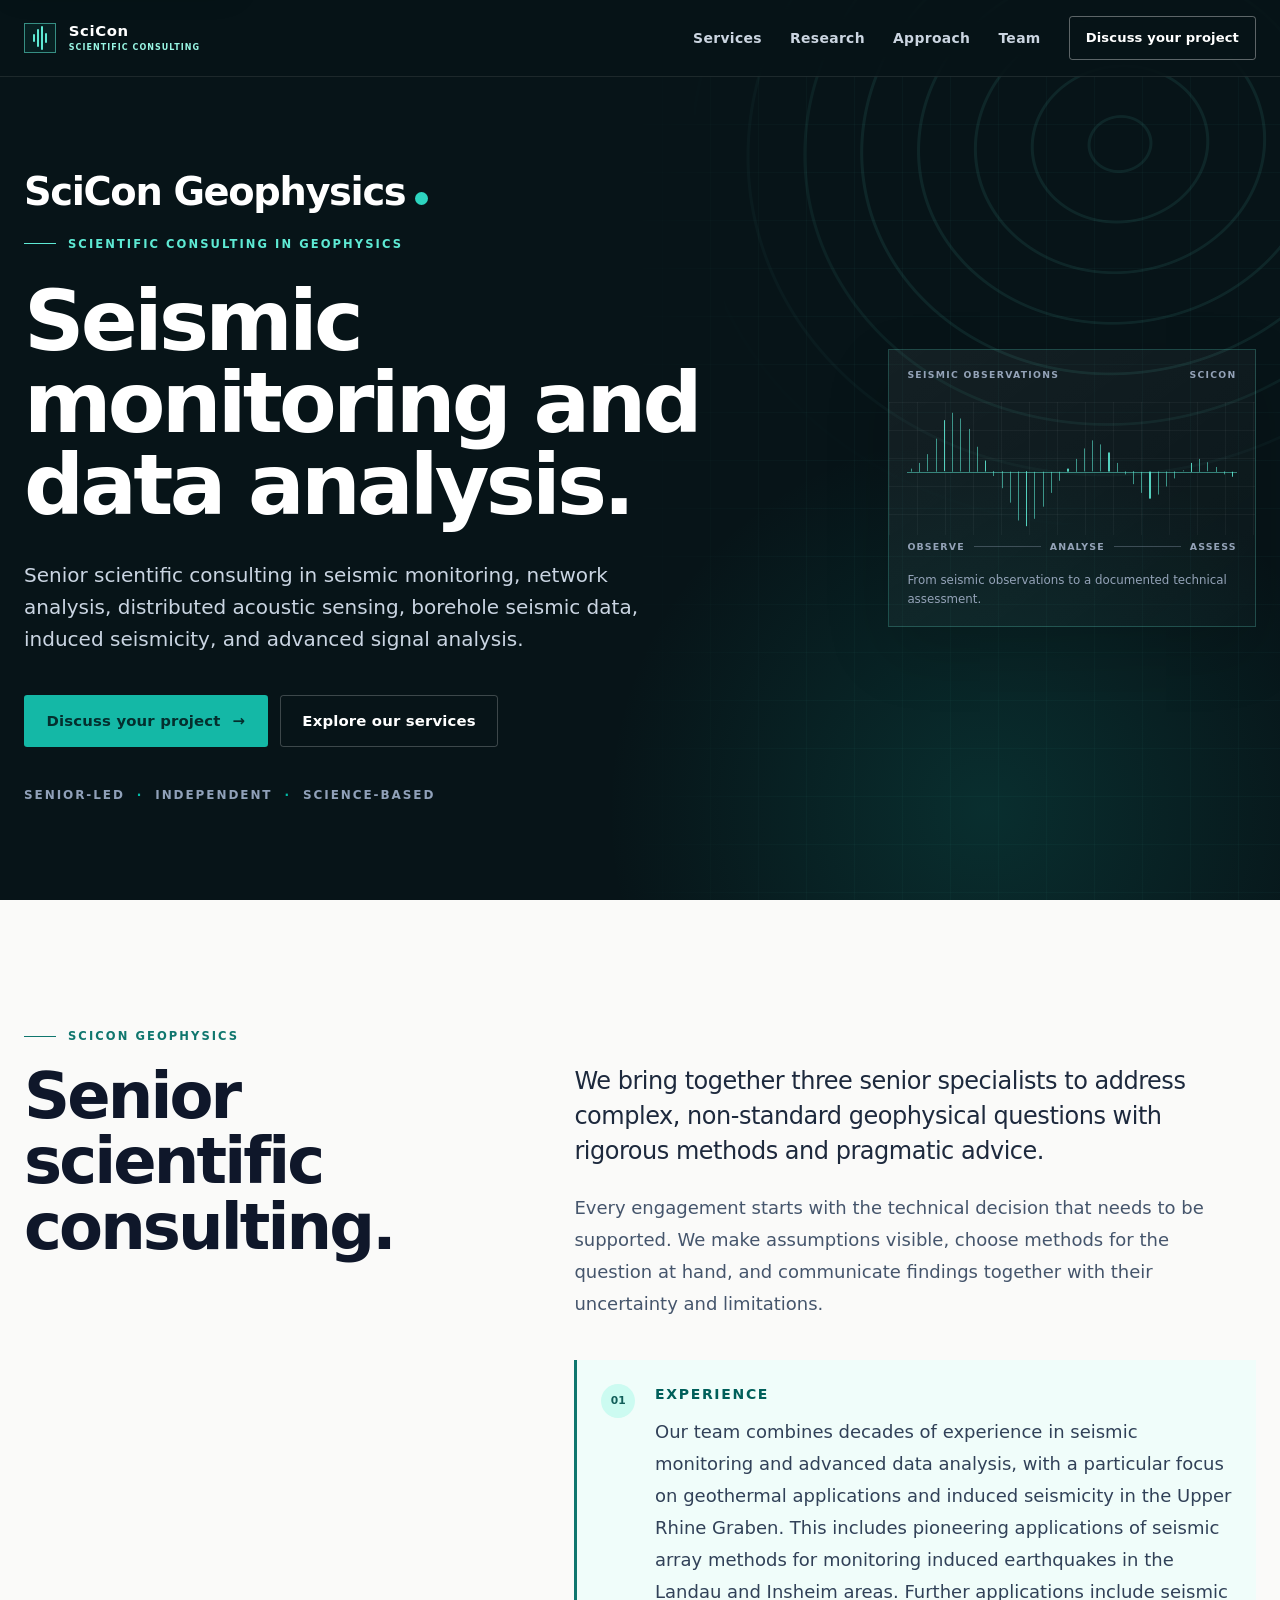
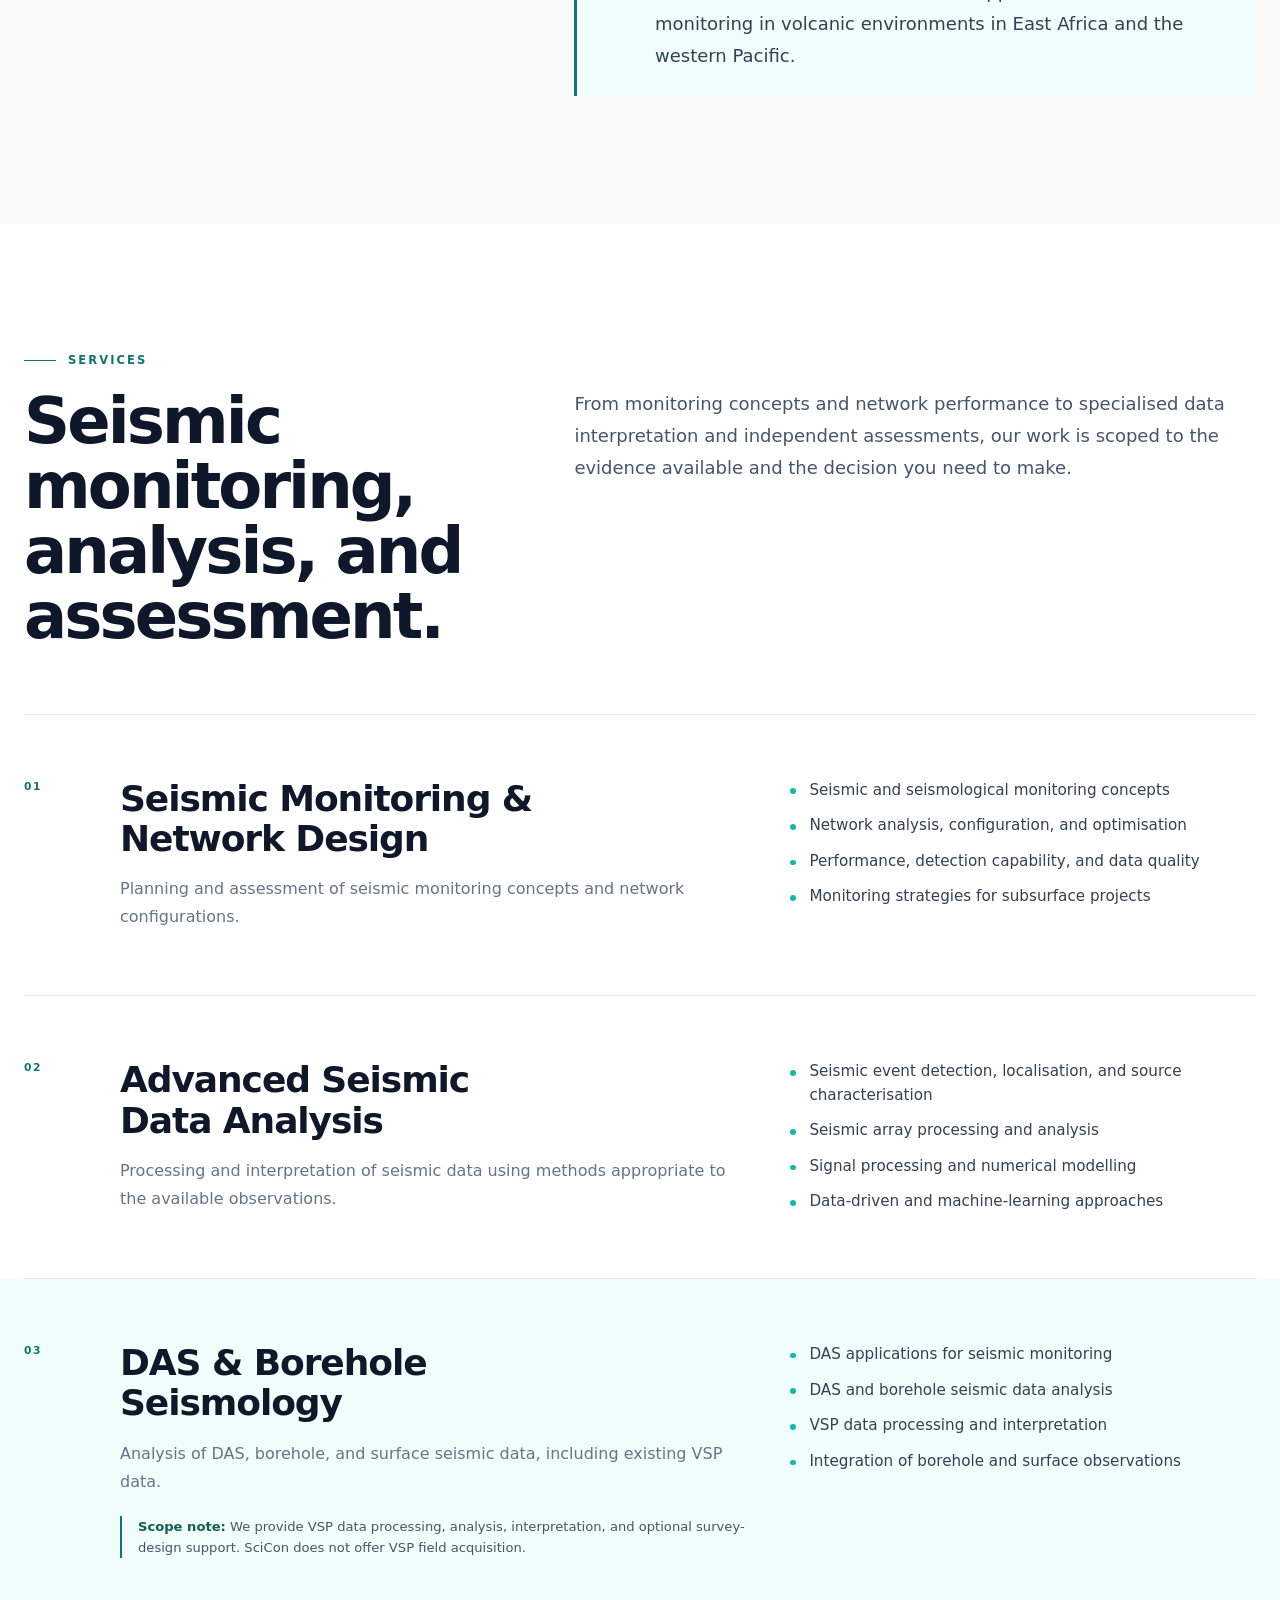
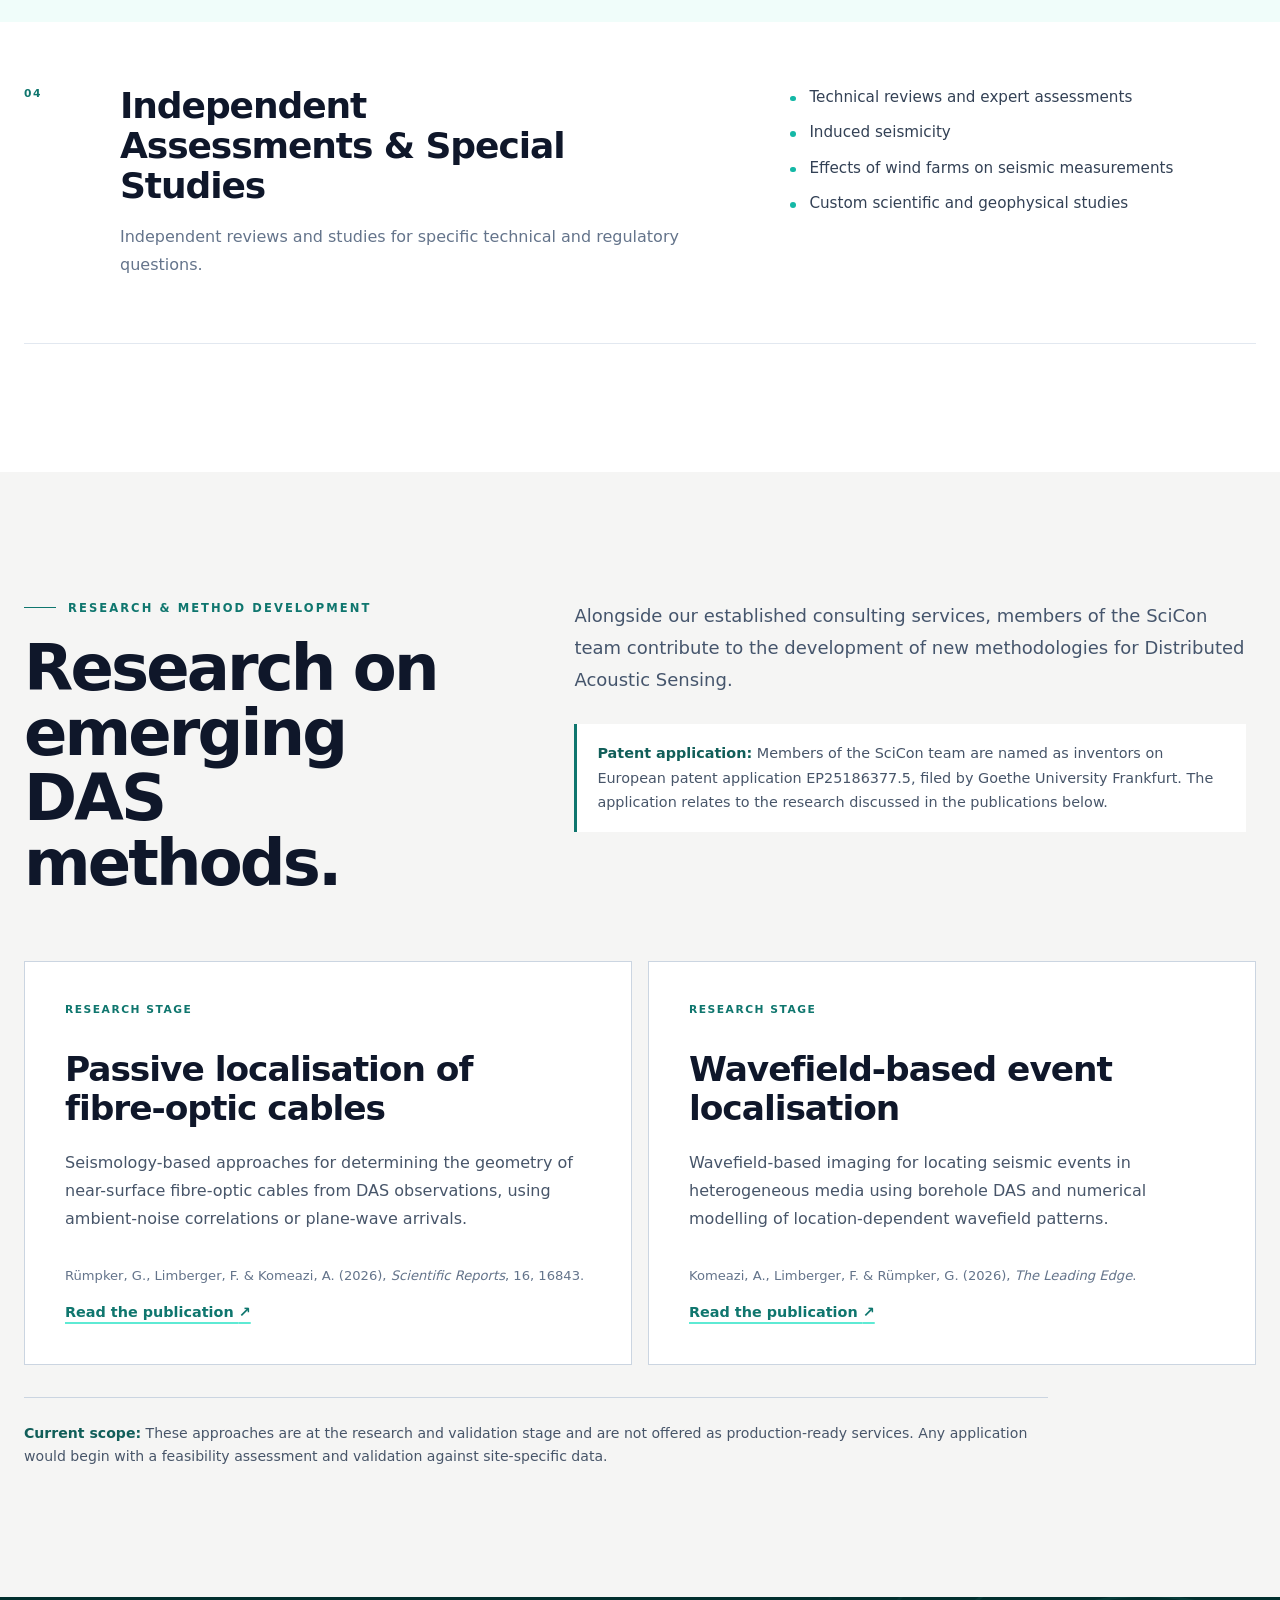
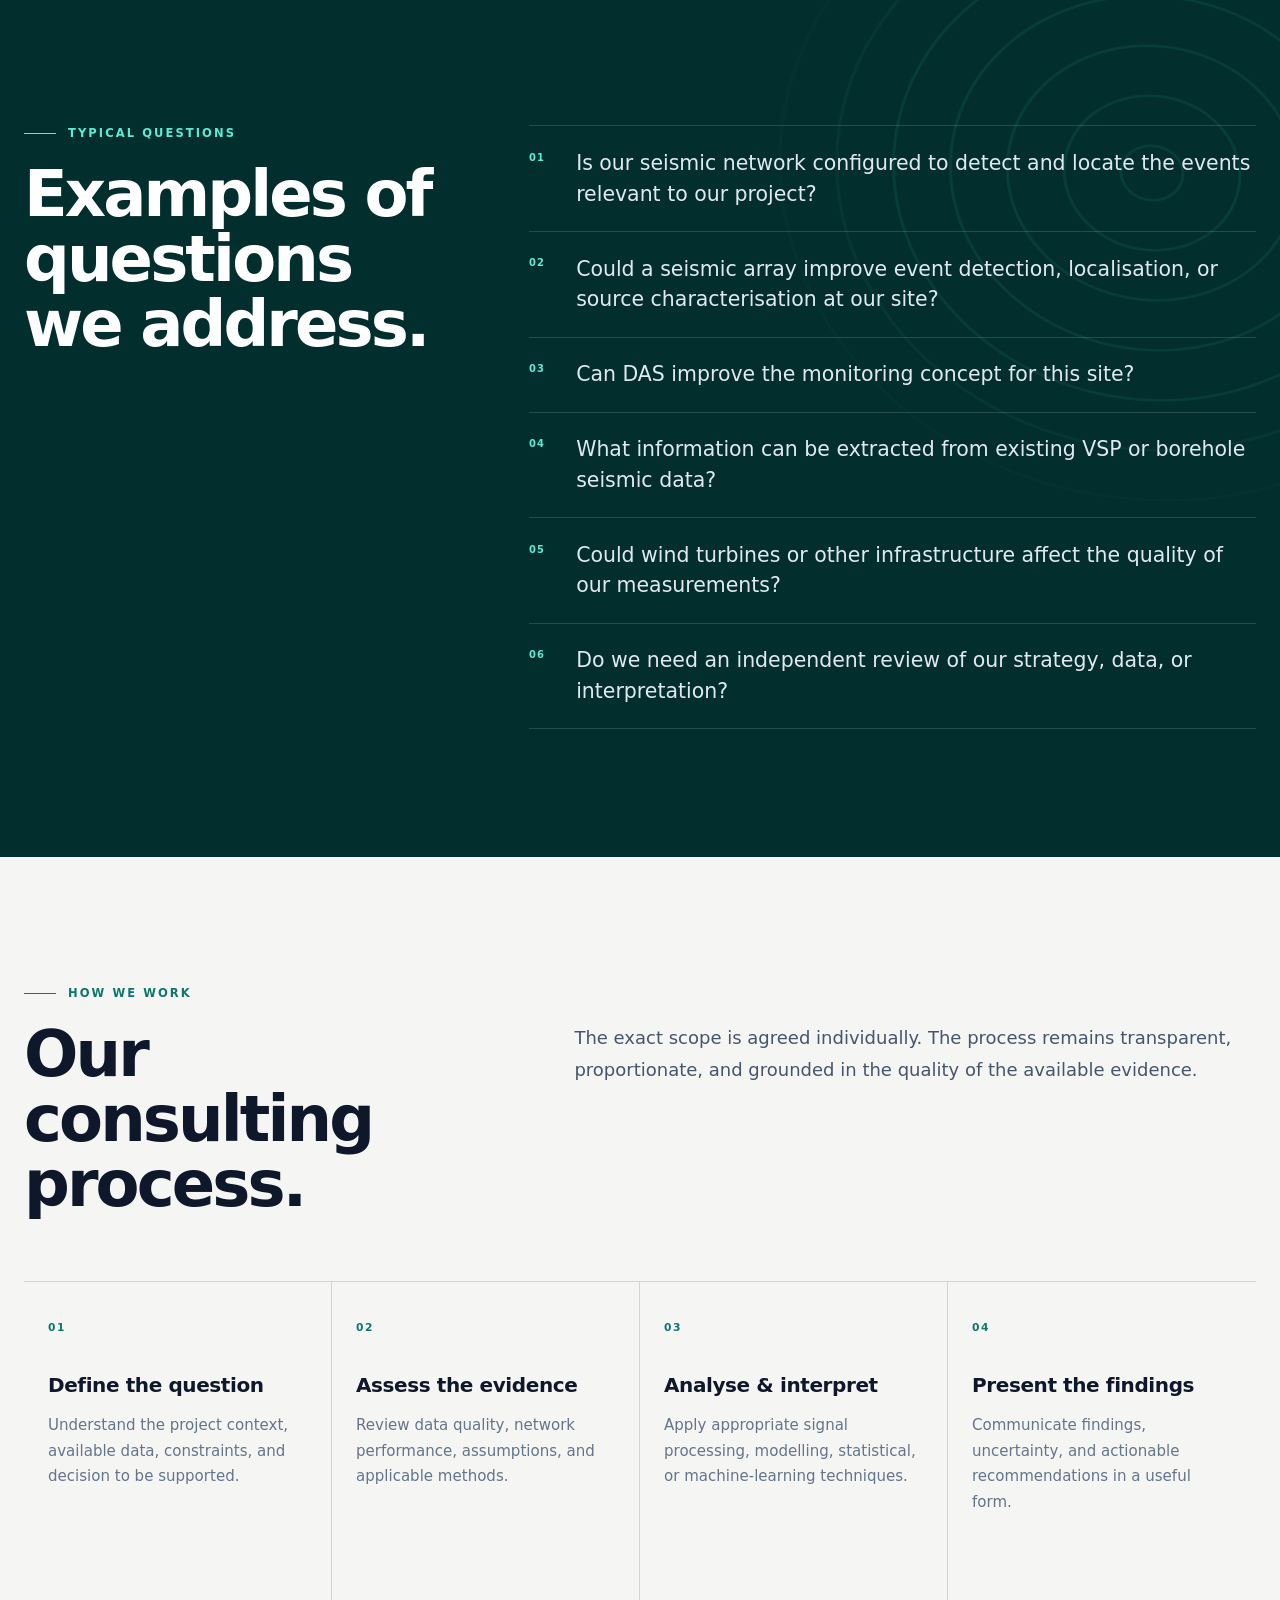
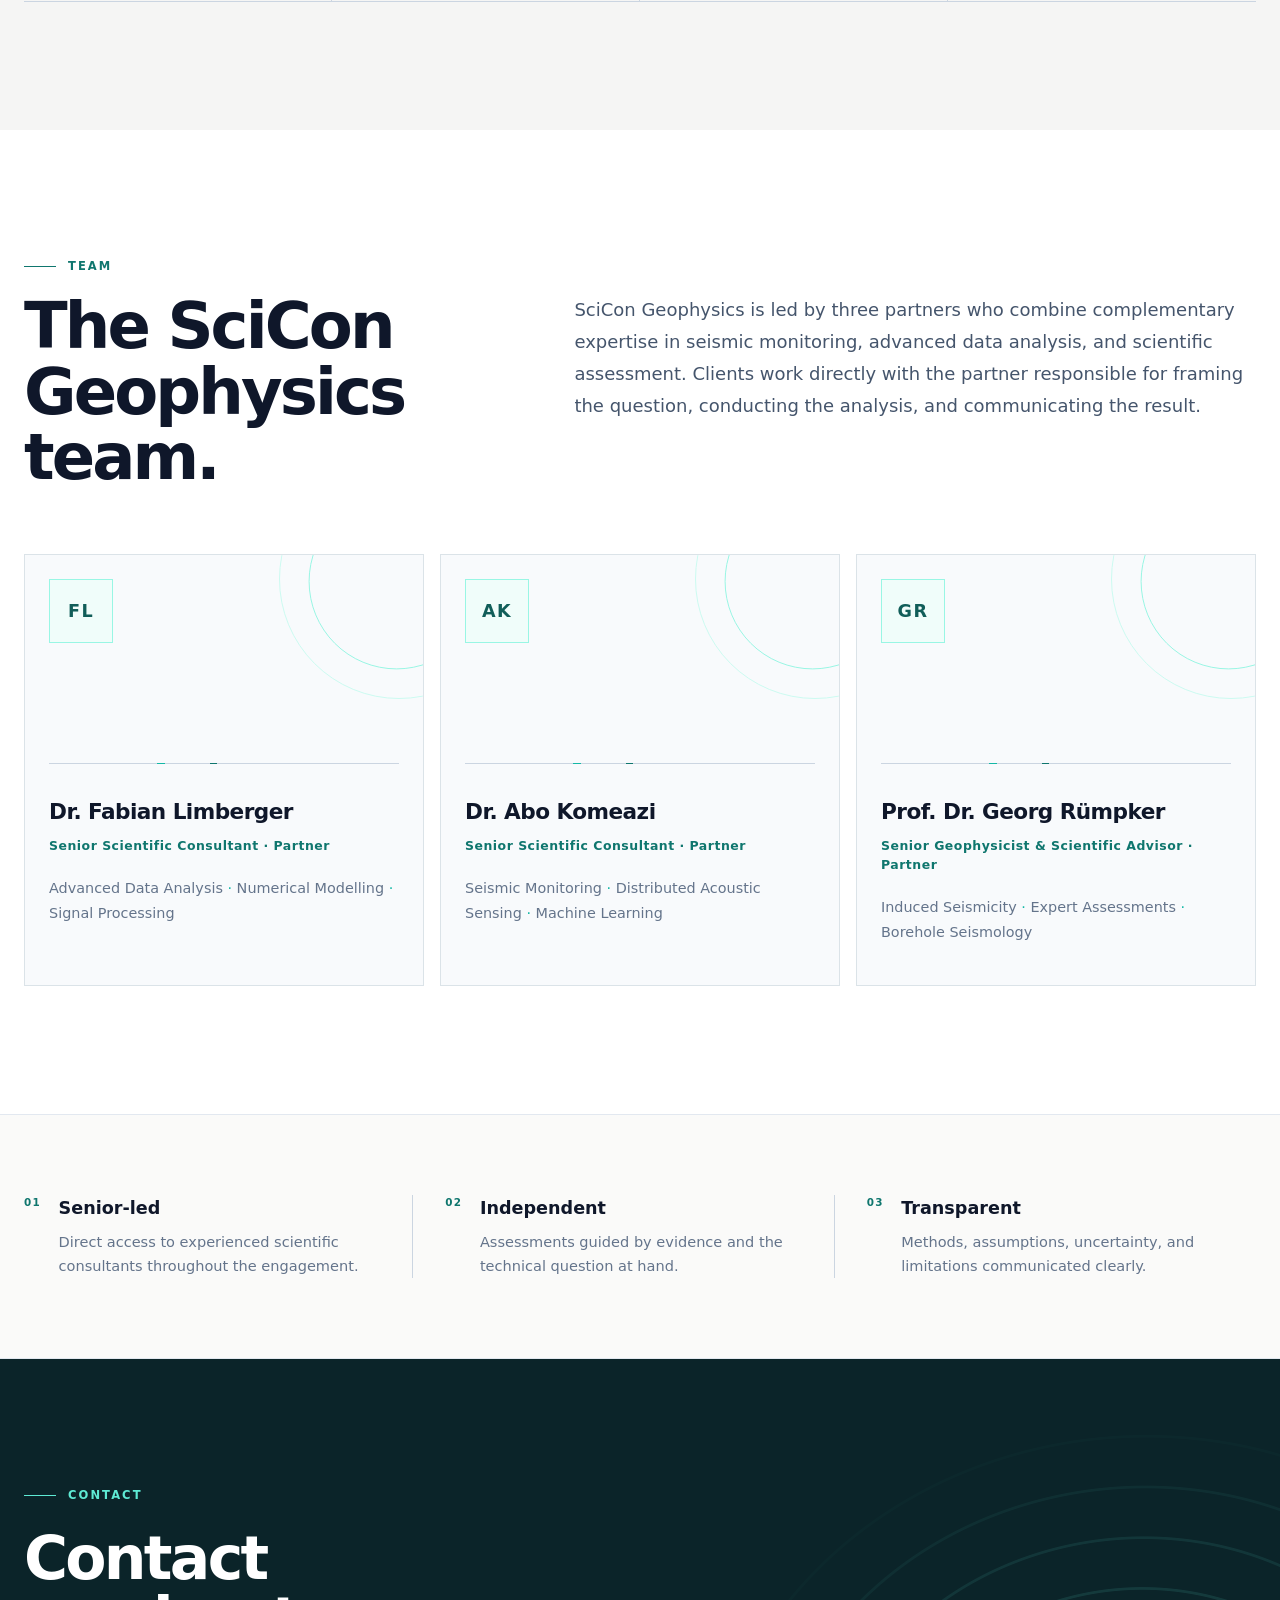
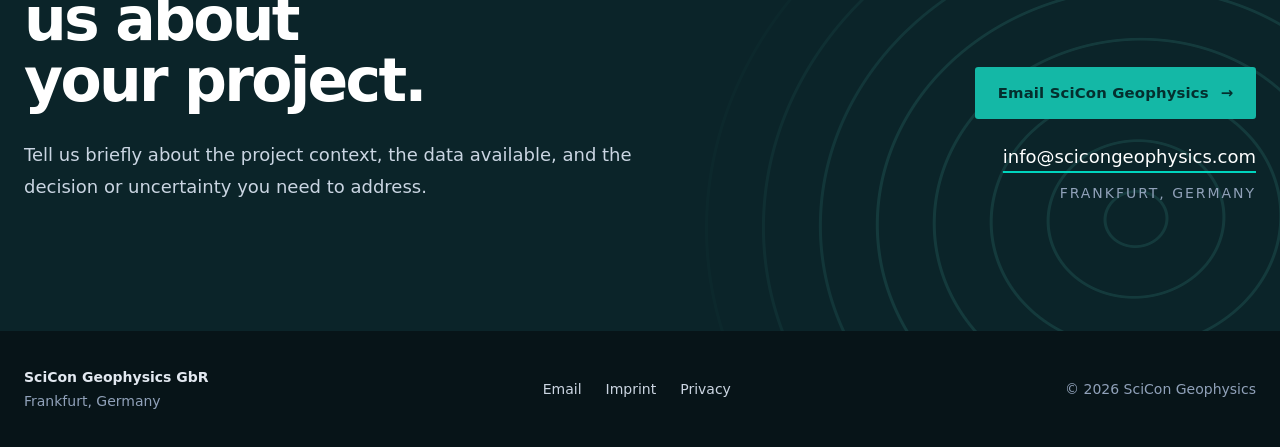
<file: index.html>
<!doctype html>
<html lang="en" class="scroll-smooth">
<head>
  <meta charset="utf-8">
  <meta name="viewport" content="width=device-width, initial-scale=1">
  <title>SciCon Geophysics | Seismic Monitoring, DAS &amp; Data Analysis</title>
  <meta name="description" content="Independent geophysical consulting for seismic monitoring, network analysis, DAS, borehole and VSP data interpretation, induced seismicity, and advanced seismic data analysis.">
  <meta name="robots" content="noindex, nofollow">
  <meta name="theme-color" content="#0b1d22">
  <link rel="canonical" href="https://scicongeophysics.com/">
  <meta property="og:type" content="website">
  <meta property="og:title" content="SciCon Geophysics | Seismic monitoring and data analysis">
  <meta property="og:description" content="Senior-led geophysical consulting for seismic monitoring, DAS, borehole data, induced seismicity, and advanced analysis.">
  <meta property="og:url" content="https://scicongeophysics.com/">
  <link rel="icon" href="assets/icons/favicon.svg" type="image/svg+xml">
  <link rel="stylesheet" href="assets/css/styles.css?v=20260810-1">
  <script src="assets/js/main.js" defer></script>
</head>
<body class="bg-stone-50 text-slate-900 antialiased selection:bg-teal-700 selection:text-white">
  <a href="#main-content" class="skip-link">Skip to main content</a>

  <header class="site-header" data-header>
    <div class="page-shell flex h-[4.75rem] items-center justify-between gap-6">
      <a href="#top" class="wordmark group" aria-label="SciCon Geophysics home">
        <span class="wordmark-mark" aria-hidden="true"><span></span><span></span><span></span><span></span></span>
        <span>
          <strong class="block text-[0.93rem] font-semibold leading-none tracking-[0.04em] text-white">SciCon</strong>
          <span class="wordmark-expansion">Scientific Consulting</span>
        </span>
      </a>

      <nav class="hidden items-center gap-7 lg:flex" aria-label="Primary navigation">
        <a class="nav-link" href="#services">Services</a>
        <a class="nav-link" href="#research">Research</a>
        <a class="nav-link" href="#approach">Approach</a>
        <a class="nav-link" href="#team">Team</a>
        <a class="button button-small button-light" href="#contact">Discuss your project</a>
      </nav>

      <button class="menu-button lg:hidden" type="button" aria-expanded="false" aria-controls="mobile-menu" data-menu-button>
        <span class="sr-only">Open navigation</span>
        <span class="menu-lines" aria-hidden="true"><span></span><span></span><span></span></span>
      </button>
    </div>

    <nav id="mobile-menu" class="mobile-menu lg:hidden" aria-label="Mobile navigation" hidden data-mobile-menu>
      <div class="page-shell flex flex-col gap-1 py-5">
        <a class="mobile-nav-link" href="#services">Services</a>
        <a class="mobile-nav-link" href="#research">Research</a>
        <a class="mobile-nav-link" href="#approach">Approach</a>
        <a class="mobile-nav-link" href="#team">Team</a>
        <a class="mobile-nav-link" href="#contact">Contact</a>
        <a class="button button-light mt-3 w-full" href="mailto:info@scicongeophysics.com">Email SciCon Geophysics</a>
      </div>
    </nav>
  </header>

  <main id="main-content">
    <section id="top" class="hero-section" aria-labelledby="hero-title">
      <div class="hero-grid" aria-hidden="true"></div>
      <div class="wavefronts wavefronts-hero" aria-hidden="true"></div>
      <div class="page-shell relative grid min-h-[calc(100svh-4.75rem)] items-center gap-14 py-20 lg:grid-cols-[1.3fr_0.7fr] lg:py-24">
        <div class="max-w-3xl">
          <p class="hero-company">SciCon Geophysics</p>
          <p class="eyebrow eyebrow-on-dark mt-6">Scientific Consulting in Geophysics</p>
          <h1 id="hero-title" class="mt-7 max-w-[12ch] text-balance text-5xl font-semibold leading-[0.98] tracking-[-0.045em] text-white sm:text-6xl lg:text-[5.25rem]">
            Seismic monitoring and data analysis.
          </h1>
          <p class="mt-8 max-w-2xl text-pretty text-lg leading-8 text-slate-300 sm:text-xl">
            Senior scientific consulting in seismic monitoring, network analysis, distributed acoustic sensing, borehole seismic data, induced seismicity, and advanced signal analysis.
          </p>
          <div class="mt-10 flex flex-col gap-3 sm:flex-row">
            <a class="button button-primary" href="#contact">Discuss your project <span aria-hidden="true">→</span></a>
            <a class="button button-ghost" href="#services">Explore our services</a>
          </div>
          <p class="mt-10 flex flex-wrap gap-x-3 gap-y-1 text-xs font-semibold uppercase tracking-[0.16em] text-slate-400">
            <span>Senior-led</span><span aria-hidden="true" class="text-teal-500">·</span><span>Independent</span><span aria-hidden="true" class="text-teal-500">·</span><span>Science-based</span>
          </p>
        </div>

        <div class="hero-instrument" role="img" aria-label="Stylised seismogram with individual positive and negative amplitudes, illustrating the path from seismic observations to technical assessment">
          <div class="instrument-meta"><span>SEISMIC OBSERVATIONS</span><span>SCICON</span></div>
          <div class="trace-field" aria-hidden="true">
            <span style="--h:2%"></span><span style="--h:6%"></span><span style="--h:13%"></span><span style="--h:24%"></span>
            <span style="--h:38%"></span><span style="--h:43%"></span><span style="--h:39%"></span><span style="--h:31%"></span>
            <span style="--h:18%"></span><span style="--h:8%"></span><span class="negative" style="--h:3%"></span><span class="negative" style="--h:12%"></span>
            <span class="negative" style="--h:23%"></span><span class="negative" style="--h:36%"></span><span class="negative" style="--h:40%"></span><span class="negative" style="--h:35%"></span>
            <span class="negative" style="--h:26%"></span><span class="negative" style="--h:16%"></span><span class="negative" style="--h:7%"></span><span style="--h:2%"></span>
            <span style="--h:9%"></span><span style="--h:17%"></span><span style="--h:23%"></span><span style="--h:20%"></span>
            <span style="--h:14%"></span><span style="--h:6%"></span><span class="negative" style="--h:2%"></span><span class="negative" style="--h:9%"></span>
            <span class="negative" style="--h:16%"></span><span class="negative" style="--h:20%"></span><span class="negative" style="--h:17%"></span><span class="negative" style="--h:11%"></span>
            <span class="negative" style="--h:5%"></span><span style="--h:1%"></span><span style="--h:6%"></span><span style="--h:9%"></span>
            <span style="--h:7%"></span><span style="--h:3%"></span><span class="negative" style="--h:2%"></span><span class="negative" style="--h:4%"></span>
          </div>
          <div class="instrument-footer">
            <span>Observe</span><span class="instrument-line"></span><span>Analyse</span><span class="instrument-line"></span><span>Assess</span>
          </div>
          <p class="instrument-caption">From seismic observations to a documented technical assessment.</p>
        </div>
      </div>
    </section>

    <section class="section-pad bg-stone-50" aria-labelledby="intro-title">
      <div class="page-shell grid gap-12 lg:grid-cols-[0.8fr_1.2fr] lg:gap-24">
        <div>
          <p class="eyebrow">SciCon Geophysics</p>
          <h2 id="intro-title" class="section-title mt-5">Senior scientific consulting.</h2>
        </div>
        <div class="lg:pt-9">
          <p class="text-pretty text-2xl font-medium leading-[1.45] tracking-[-0.02em] text-slate-800">
            We bring together three senior specialists to address complex, non-standard geophysical questions with rigorous methods and pragmatic advice.
          </p>
          <p class="mt-6 max-w-2xl text-lg leading-8 text-slate-600">
            Every engagement starts with the technical decision that needs to be supported. We make assumptions visible, choose methods for the question at hand, and communicate findings together with their uncertainty and limitations.
          </p>
          <div class="experience-note mt-10">
            <span class="experience-index" aria-hidden="true">01</span>
            <div>
              <p class="text-sm font-semibold uppercase tracking-[0.12em] text-teal-800">Experience</p>
              <p class="mt-3 text-lg leading-8 text-slate-700">Our team combines decades of experience in seismic monitoring and advanced data analysis, with a particular focus on geothermal applications and induced seismicity in the Upper Rhine Graben. This includes pioneering applications of seismic array methods for monitoring induced earthquakes in the Landau and Insheim areas. Further applications include seismic monitoring in volcanic environments in East Africa and the western Pacific.</p>
            </div>
          </div>
        </div>
      </div>
    </section>

    <section id="services" class="section-pad scroll-mt-20 bg-white" aria-labelledby="services-title">
      <div class="page-shell">
        <div class="grid gap-8 lg:grid-cols-[0.8fr_1.2fr] lg:gap-24">
          <div>
            <p class="eyebrow">Services</p>
            <h2 id="services-title" class="section-title mt-5">Seismic monitoring, analysis, and assessment.</h2>
          </div>
          <p class="max-w-2xl text-lg leading-8 text-slate-600 lg:pt-9">From monitoring concepts and network performance to specialised data interpretation and independent assessments, our work is scoped to the evidence available and the decision you need to make.</p>
        </div>

        <div class="mt-16 border-t border-slate-200">
          <article class="service-row">
            <div class="service-number" aria-hidden="true">01</div>
            <div>
              <h3 class="service-title">Seismic Monitoring &amp; Network Design</h3>
              <p class="service-summary">Planning and assessment of seismic monitoring concepts and network configurations.</p>
            </div>
            <ul class="service-list">
              <li>Seismic and seismological monitoring concepts</li>
              <li>Network analysis, configuration, and optimisation</li>
              <li>Performance, detection capability, and data quality</li>
              <li>Monitoring strategies for subsurface projects</li>
            </ul>
          </article>

          <article class="service-row">
            <div class="service-number" aria-hidden="true">02</div>
            <div>
              <h3 class="service-title">Advanced Seismic Data Analysis</h3>
              <p class="service-summary">Processing and interpretation of seismic data using methods appropriate to the available observations.</p>
            </div>
            <ul class="service-list">
              <li>Seismic event detection, localisation, and source characterisation</li>
              <li>Seismic array processing and analysis</li>
              <li>Signal processing and numerical modelling</li>
              <li>Data-driven and machine-learning approaches</li>
            </ul>
          </article>

          <article class="service-row service-featured">
            <div class="service-number" aria-hidden="true">03</div>
            <div>
              <h3 class="service-title">DAS &amp; Borehole Seismology</h3>
              <p class="service-summary">Analysis of DAS, borehole, and surface seismic data, including existing VSP data.</p>
              <p class="scope-note"><strong>Scope note:</strong> We provide VSP data processing, analysis, interpretation, and optional survey-design support. SciCon does not offer VSP field acquisition.</p>
            </div>
            <ul class="service-list">
              <li>DAS applications for seismic monitoring</li>
              <li>DAS and borehole seismic data analysis</li>
              <li>VSP data processing and interpretation</li>
              <li>Integration of borehole and surface observations</li>
            </ul>
          </article>

          <article class="service-row">
            <div class="service-number" aria-hidden="true">04</div>
            <div>
              <h3 class="service-title">Independent Assessments &amp; Special Studies</h3>
              <p class="service-summary">Independent reviews and studies for specific technical and regulatory questions.</p>
            </div>
            <ul class="service-list">
              <li>Technical reviews and expert assessments</li>
              <li>Induced seismicity</li>
              <li>Effects of wind farms on seismic measurements</li>
              <li>Custom scientific and geophysical studies</li>
            </ul>
          </article>
        </div>
      </div>
    </section>

    <section id="research" class="section-pad scroll-mt-20 bg-stone-100" aria-labelledby="research-title">
      <div class="page-shell">
        <div class="grid gap-8 lg:grid-cols-[0.8fr_1.2fr] lg:gap-24">
          <div>
            <p class="eyebrow">Research &amp; method development</p>
            <h2 id="research-title" class="section-title mt-5">Research on emerging DAS methods.</h2>
          </div>
          <div>
            <p class="max-w-2xl text-lg leading-8 text-slate-600">Alongside our established consulting services, members of the SciCon team contribute to the development of new methodologies for Distributed Acoustic Sensing.</p>
            <p class="patent-note mt-7"><strong>Patent application:</strong> Members of the SciCon team are named as inventors on European patent application EP25186377.5, filed by Goethe University Frankfurt. The application relates to the research discussed in the publications below.</p>
          </div>
        </div>

        <div class="research-grid mt-16">
          <article class="research-card">
            <p class="research-status">Research stage</p>
            <h3>Passive localisation of fibre-optic cables</h3>
            <p>Seismology-based approaches for determining the geometry of near-surface fibre-optic cables from DAS observations, using ambient-noise correlations or plane-wave arrivals.</p>
            <p class="research-citation">Rümpker, G., Limberger, F. &amp; Komeazi, A. (2026), <cite>Scientific Reports</cite>, 16, 16843.</p>
            <a class="research-link" href="https://doi.org/10.1038/s41598-026-52485-9">Read the publication <span aria-hidden="true">↗</span></a>
          </article>

          <article class="research-card">
            <p class="research-status">Research stage</p>
            <h3>Wavefield-based event localisation</h3>
            <p>Wavefield-based imaging for locating seismic events in heterogeneous media using borehole DAS and numerical modelling of location-dependent wavefield patterns.</p>
            <p class="research-citation">Komeazi, A., Limberger, F. &amp; Rümpker, G. (2026), <cite>The Leading Edge</cite>.</p>
            <a class="research-link" href="https://doi.org/10.1190/tle-2025-1020">Read the publication <span aria-hidden="true">↗</span></a>
          </article>
        </div>

        <p class="research-scope mt-8"><strong>Current scope:</strong> These approaches are at the research and validation stage and are not offered as production-ready services. Any application would begin with a feasibility assessment and validation against site-specific data.</p>
      </div>
    </section>

    <section class="section-pad relative overflow-hidden bg-teal-950 text-white" aria-labelledby="questions-title">
      <div class="wavefronts wavefronts-questions" aria-hidden="true"></div>
      <div class="page-shell relative">
        <div class="grid gap-10 lg:grid-cols-[0.72fr_1.28fr] lg:gap-24">
          <div>
            <p class="eyebrow eyebrow-on-dark">Typical questions</p>
            <h2 id="questions-title" class="section-title mt-5 text-white">Examples of questions we address.</h2>
          </div>
          <div class="question-list">
            <p><span>01</span>Is our seismic network configured to detect and locate the events relevant to our project?</p>
            <p><span>02</span>Could a seismic array improve event detection, localisation, or source characterisation at our site?</p>
            <p><span>03</span>Can DAS improve the monitoring concept for this site?</p>
            <p><span>04</span>What information can be extracted from existing VSP or borehole seismic data?</p>
            <p><span>05</span>Could wind turbines or other infrastructure affect the quality of our measurements?</p>
            <p><span>06</span>Do we need an independent review of our strategy, data, or interpretation?</p>
          </div>
        </div>
      </div>
    </section>

    <section id="approach" class="section-pad scroll-mt-20 bg-stone-100" aria-labelledby="approach-title">
      <div class="page-shell">
        <p class="eyebrow">How we work</p>
        <div class="mt-5 grid gap-8 lg:grid-cols-[0.8fr_1.2fr] lg:gap-24">
          <h2 id="approach-title" class="section-title">Our consulting process.</h2>
          <p class="max-w-2xl text-lg leading-8 text-slate-600">The exact scope is agreed individually. The process remains transparent, proportionate, and grounded in the quality of the available evidence.</p>
        </div>

        <ol class="process-grid mt-16">
          <li class="process-step">
            <span class="process-number">01</span>
            <h3>Define the question</h3>
            <p>Understand the project context, available data, constraints, and decision to be supported.</p>
          </li>
          <li class="process-step">
            <span class="process-number">02</span>
            <h3>Assess the evidence</h3>
            <p>Review data quality, network performance, assumptions, and applicable methods.</p>
          </li>
          <li class="process-step">
            <span class="process-number">03</span>
            <h3>Analyse &amp; interpret</h3>
            <p>Apply appropriate signal processing, modelling, statistical, or machine-learning techniques.</p>
          </li>
          <li class="process-step">
            <span class="process-number">04</span>
            <h3>Present the findings</h3>
            <p>Communicate findings, uncertainty, and actionable recommendations in a useful form.</p>
          </li>
        </ol>
      </div>
    </section>

    <section id="team" class="section-pad scroll-mt-20 bg-white" aria-labelledby="team-title">
      <div class="page-shell">
        <div class="grid gap-8 lg:grid-cols-[0.8fr_1.2fr] lg:gap-24">
          <div>
            <p class="eyebrow">Team</p>
            <h2 id="team-title" class="section-title mt-5">The SciCon Geophysics team.</h2>
          </div>
          <p class="max-w-2xl text-lg leading-8 text-slate-600 lg:pt-9">SciCon Geophysics is led by three partners who combine complementary expertise in seismic monitoring, advanced data analysis, and scientific assessment. Clients work directly with the partner responsible for framing the question, conducting the analysis, and communicating the result.</p>
        </div>

        <div class="team-grid mt-16">
          <article class="team-card">
            <div class="team-monogram" aria-hidden="true">FL</div>
            <div class="team-trace" aria-hidden="true"></div>
            <h3>Dr. Fabian Limberger</h3>
            <p class="team-role">Senior Scientific Consultant &middot; Partner</p>
            <p class="team-expertise">Advanced Data Analysis <span>·</span> Numerical Modelling <span>·</span> Signal Processing</p>
          </article>
          <article class="team-card">
            <div class="team-monogram" aria-hidden="true">AK</div>
            <div class="team-trace" aria-hidden="true"></div>
            <h3>Dr. Abo Komeazi</h3>
            <p class="team-role">Senior Scientific Consultant &middot; Partner</p>
            <p class="team-expertise">Seismic Monitoring <span>·</span> Distributed Acoustic Sensing <span>·</span> Machine Learning</p>
          </article>
          <article class="team-card">
            <div class="team-monogram" aria-hidden="true">GR</div>
            <div class="team-trace" aria-hidden="true"></div>
            <h3>Prof. Dr. Georg Rümpker</h3>
            <p class="team-role">Senior Geophysicist &amp; Scientific Advisor &middot; Partner</p>
            <p class="team-expertise">Induced Seismicity <span>·</span> Expert Assessments <span>·</span> Borehole Seismology</p>
          </article>
        </div>
      </div>
    </section>

    <section class="border-y border-slate-200 bg-stone-50 py-16 sm:py-20" aria-labelledby="principles-title">
      <div class="page-shell">
        <h2 id="principles-title" class="sr-only">Our working principles</h2>
        <div class="principles-grid">
          <div class="principle"><span aria-hidden="true">01</span><div><h3>Senior-led</h3><p>Direct access to experienced scientific consultants throughout the engagement.</p></div></div>
          <div class="principle"><span aria-hidden="true">02</span><div><h3>Independent</h3><p>Assessments guided by evidence and the technical question at hand.</p></div></div>
          <div class="principle"><span aria-hidden="true">03</span><div><h3>Transparent</h3><p>Methods, assumptions, uncertainty, and limitations communicated clearly.</p></div></div>
        </div>
      </div>
    </section>

    <section id="contact" class="contact-section scroll-mt-20" aria-labelledby="contact-title">
      <div class="wavefronts wavefronts-contact" aria-hidden="true"></div>
      <div class="page-shell relative py-24 sm:py-32">
        <p class="eyebrow eyebrow-on-dark">Contact</p>
        <div class="mt-6 grid gap-10 lg:grid-cols-[1.2fr_0.8fr] lg:items-end lg:gap-20">
          <div>
            <h2 id="contact-title" class="max-w-[11ch] text-balance text-5xl font-semibold leading-[1.02] tracking-[-0.045em] text-white sm:text-6xl">Contact us about your project.</h2>
            <p class="mt-7 max-w-2xl text-lg leading-8 text-slate-300">Tell us briefly about the project context, the data available, and the decision or uncertainty you need to address.</p>
          </div>
          <div class="lg:text-right">
            <a class="button button-primary" href="mailto:info@scicongeophysics.com?subject=Project%20enquiry%20for%20SciCon%20Geophysics">Email SciCon Geophysics <span aria-hidden="true">→</span></a>
            <a class="mt-6 block break-all text-lg font-medium text-white underline decoration-teal-400 decoration-2 underline-offset-8 hover:text-teal-100 focus-visible:outline focus-visible:outline-2 focus-visible:outline-offset-4 focus-visible:outline-teal-300" href="mailto:info@scicongeophysics.com">info@scicongeophysics.com</a>
            <p class="mt-3 text-sm uppercase tracking-[0.14em] text-slate-400">Frankfurt, Germany</p>
          </div>
        </div>
      </div>
    </section>
  </main>

  <footer class="bg-[#071418] py-9 text-slate-400">
    <div class="page-shell flex flex-col gap-6 text-sm sm:flex-row sm:items-center sm:justify-between">
      <div>
        <p class="font-semibold text-slate-200">SciCon Geophysics GbR</p>
        <p class="mt-1">Frankfurt, Germany</p>
      </div>
      <nav class="flex flex-wrap gap-x-6 gap-y-3" aria-label="Footer navigation">
        <a class="footer-link" href="mailto:info@scicongeophysics.com">Email</a>
        <a class="footer-link" href="imprint.html">Imprint</a>
        <a class="footer-link" href="privacy.html">Privacy</a>
      </nav>
      <p>© <span data-year>2026</span> SciCon Geophysics</p>
    </div>
  </footer>
</body>
</html>
</file>
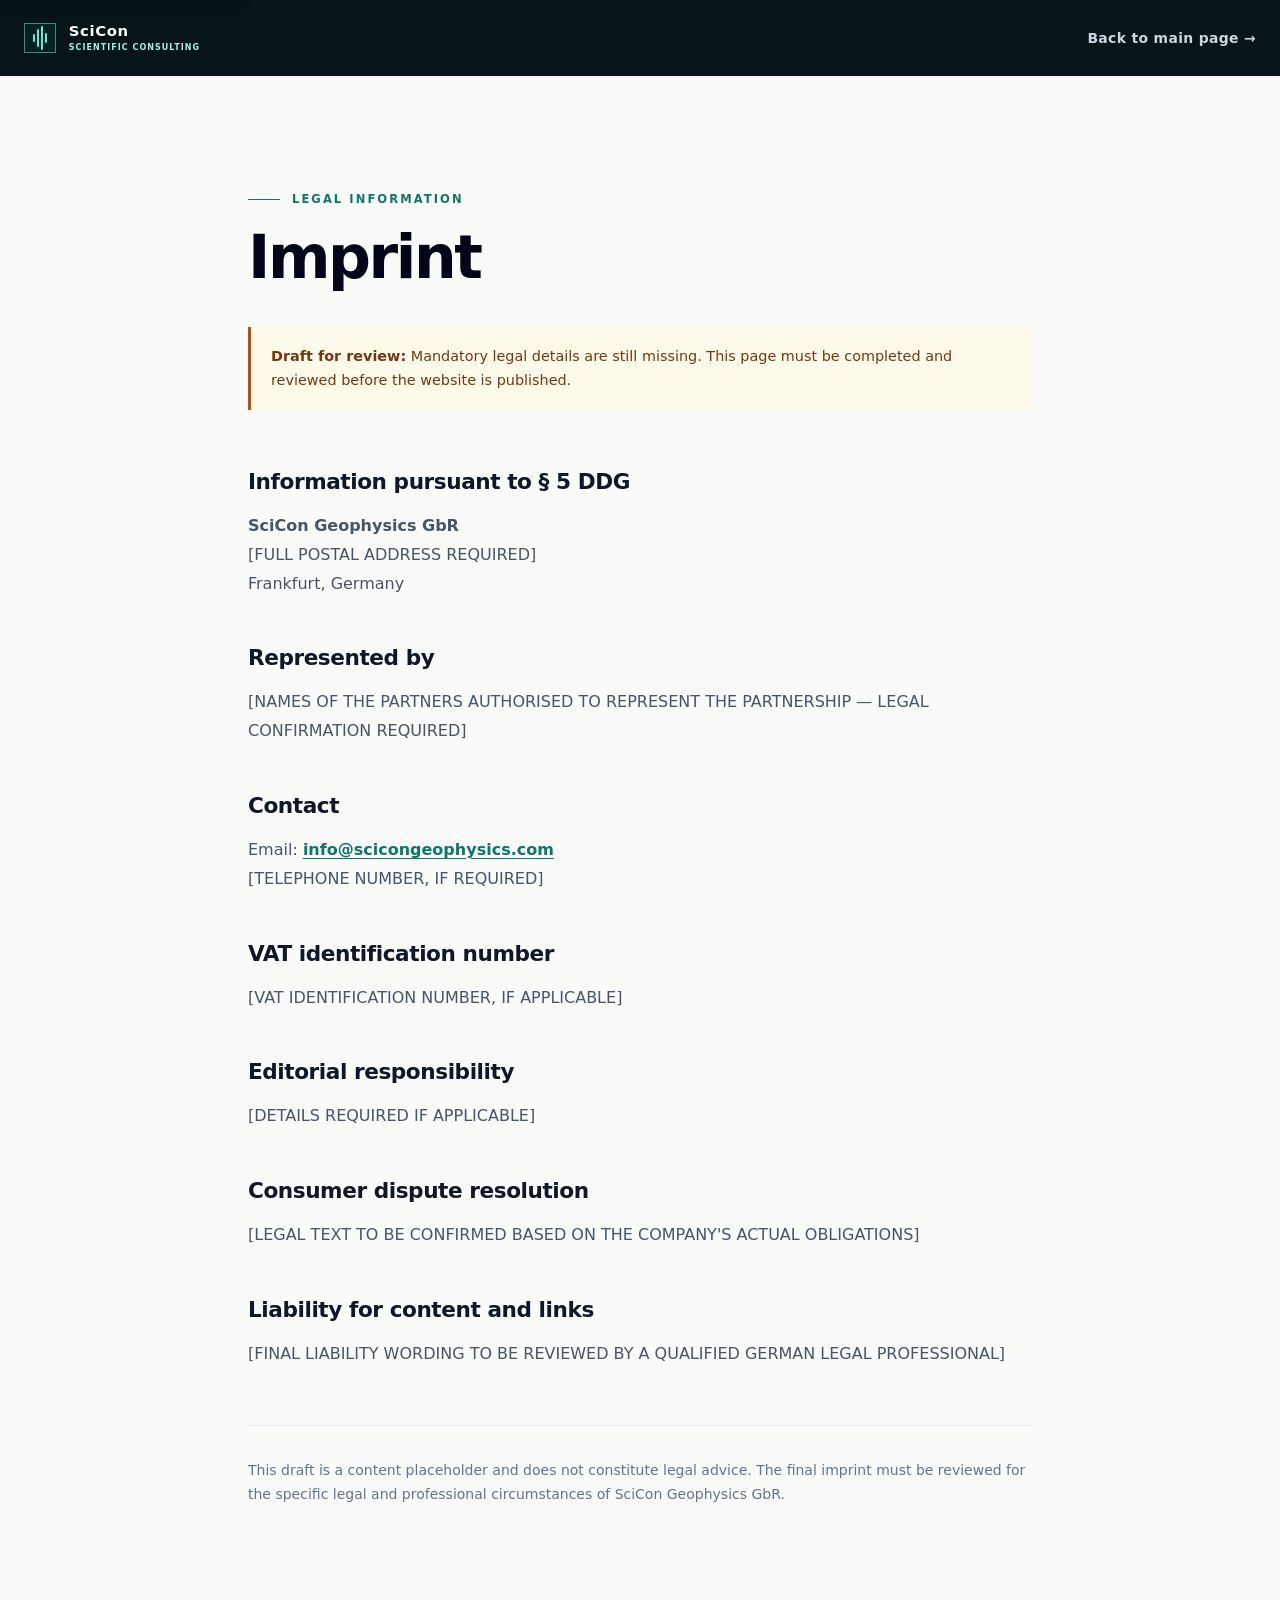
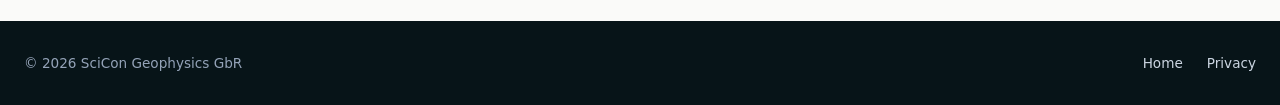
<file: imprint.html>
<!doctype html>
<html lang="en">
<head>
  <meta charset="utf-8">
  <meta name="viewport" content="width=device-width, initial-scale=1">
  <title>Imprint | SciCon Geophysics</title>
  <meta name="description" content="Legal information for SciCon Geophysics GbR.">
  <meta name="robots" content="noindex, follow">
  <meta name="theme-color" content="#0b1d22">
  <link rel="icon" href="assets/icons/favicon.svg" type="image/svg+xml">
  <link rel="stylesheet" href="assets/css/styles.css?v=20260810-1">
</head>
<body class="bg-stone-50 text-slate-900 antialiased">
  <a href="#main-content" class="skip-link">Skip to main content</a>
  <header class="legal-header">
    <div class="page-shell flex h-[4.75rem] items-center justify-between gap-6">
      <a href="index.html" class="wordmark" aria-label="SciCon Geophysics home">
        <span class="wordmark-mark" aria-hidden="true"><span></span><span></span><span></span><span></span></span>
        <span><strong class="block text-[0.93rem] font-semibold leading-none tracking-[0.04em] text-white">SciCon</strong><span class="wordmark-expansion">Scientific Consulting</span></span>
      </a>
      <a class="nav-link" href="index.html">Back to main page <span aria-hidden="true">→</span></a>
    </div>
  </header>
  <main id="main-content" class="legal-main">
    <div class="legal-shell">
      <p class="eyebrow">Legal information</p>
      <h1 class="mt-5 text-5xl font-semibold tracking-[-0.04em] text-slate-950 sm:text-6xl">Imprint</h1>
      <div class="draft-notice mt-10" role="note"><strong>Draft for review:</strong> Mandatory legal details are still missing. This page must be completed and reviewed before the website is published.</div>
      <div class="legal-content mt-14">
        <section>
          <h2>Information pursuant to § 5 DDG</h2>
          <p><strong>SciCon Geophysics GbR</strong><br>[FULL POSTAL ADDRESS REQUIRED]<br>Frankfurt, Germany</p>
        </section>
        <section>
          <h2>Represented by</h2>
          <p>[NAMES OF THE PARTNERS AUTHORISED TO REPRESENT THE PARTNERSHIP — LEGAL CONFIRMATION REQUIRED]</p>
        </section>
        <section>
          <h2>Contact</h2>
          <p>Email: <a href="mailto:info@scicongeophysics.com">info@scicongeophysics.com</a><br>[TELEPHONE NUMBER, IF REQUIRED]</p>
        </section>
        <section>
          <h2>VAT identification number</h2>
          <p>[VAT IDENTIFICATION NUMBER, IF APPLICABLE]</p>
        </section>
        <section>
          <h2>Editorial responsibility</h2>
          <p>[DETAILS REQUIRED IF APPLICABLE]</p>
        </section>
        <section>
          <h2>Consumer dispute resolution</h2>
          <p>[LEGAL TEXT TO BE CONFIRMED BASED ON THE COMPANY'S ACTUAL OBLIGATIONS]</p>
        </section>
        <section>
          <h2>Liability for content and links</h2>
          <p>[FINAL LIABILITY WORDING TO BE REVIEWED BY A QUALIFIED GERMAN LEGAL PROFESSIONAL]</p>
        </section>
      </div>
      <p class="mt-14 border-t border-slate-200 pt-8 text-sm leading-6 text-slate-500">This draft is a content placeholder and does not constitute legal advice. The final imprint must be reviewed for the specific legal and professional circumstances of SciCon Geophysics GbR.</p>
    </div>
  </main>
  <footer class="legal-footer"><div class="page-shell flex flex-col gap-4 sm:flex-row sm:items-center sm:justify-between"><p>© 2026 SciCon Geophysics GbR</p><nav class="flex gap-6" aria-label="Footer navigation"><a href="index.html">Home</a><a href="privacy.html">Privacy</a></nav></div></footer>
</body>
</html>
</file>
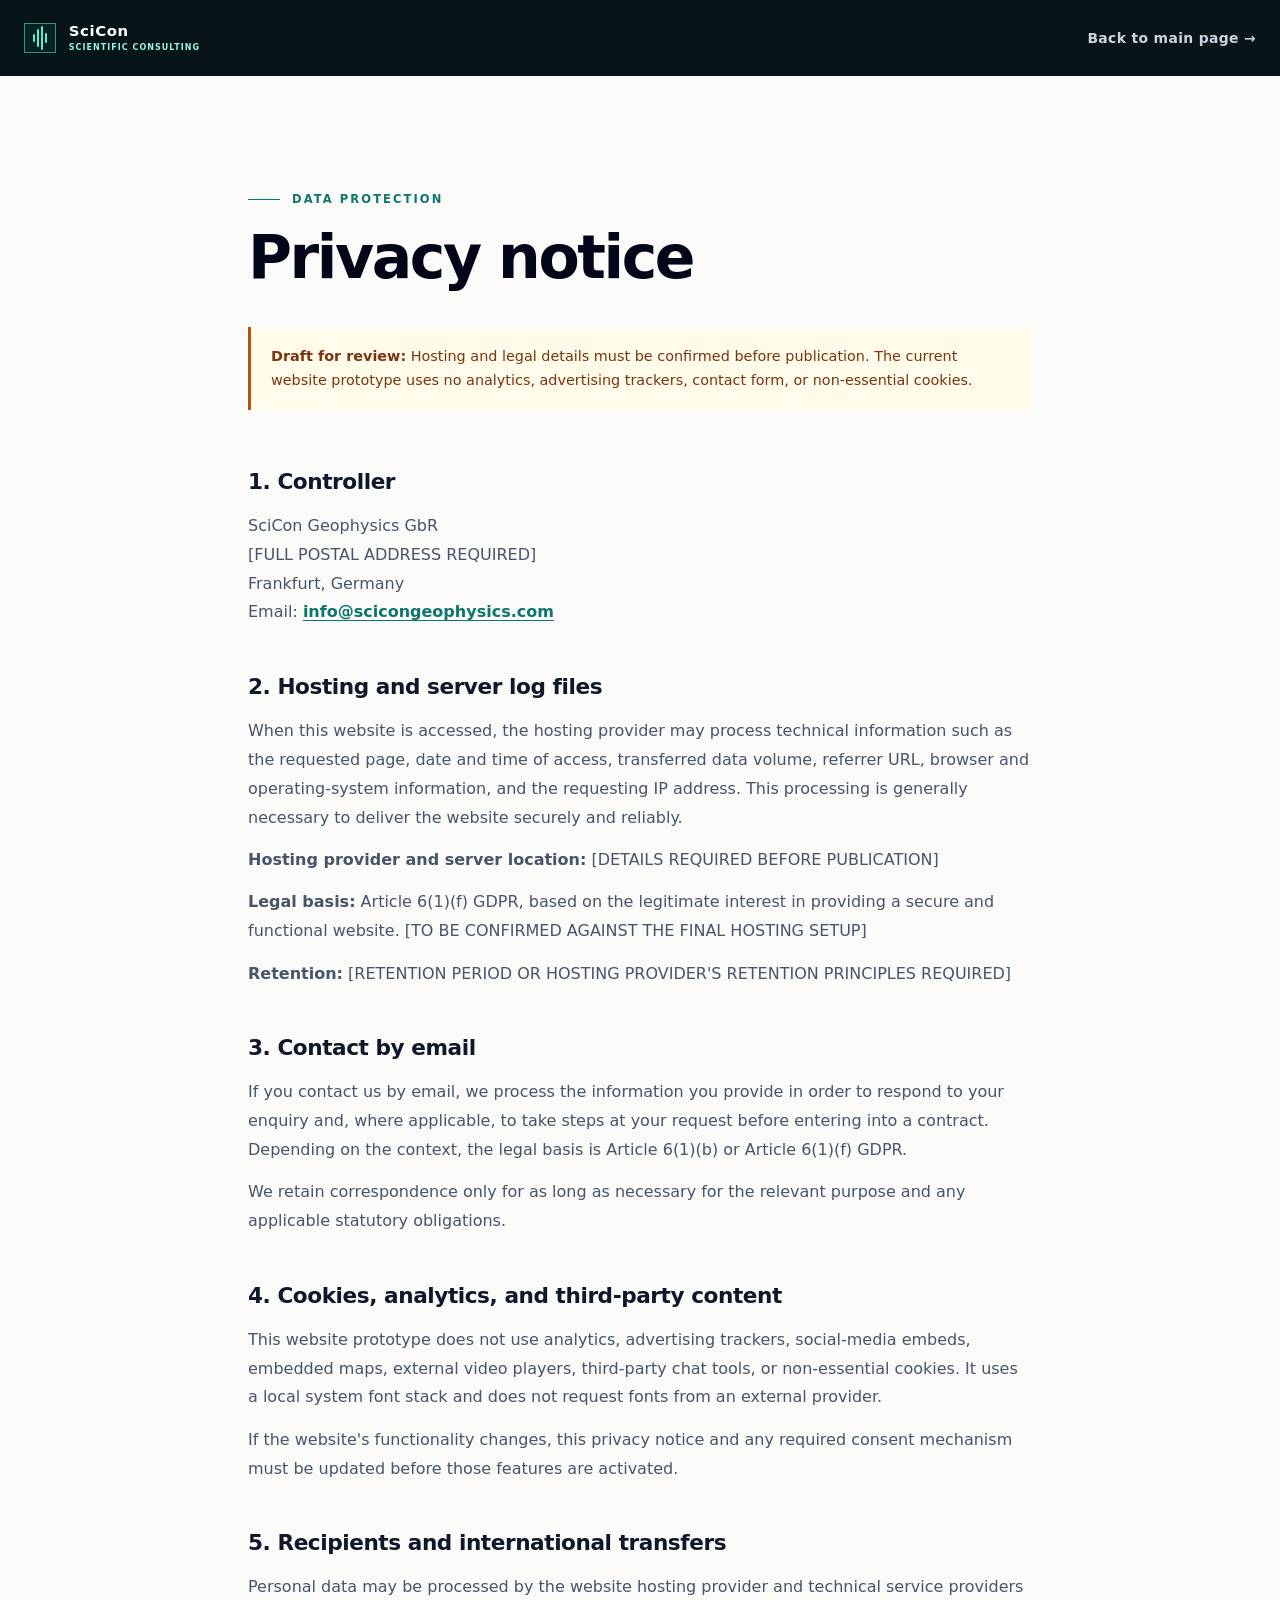
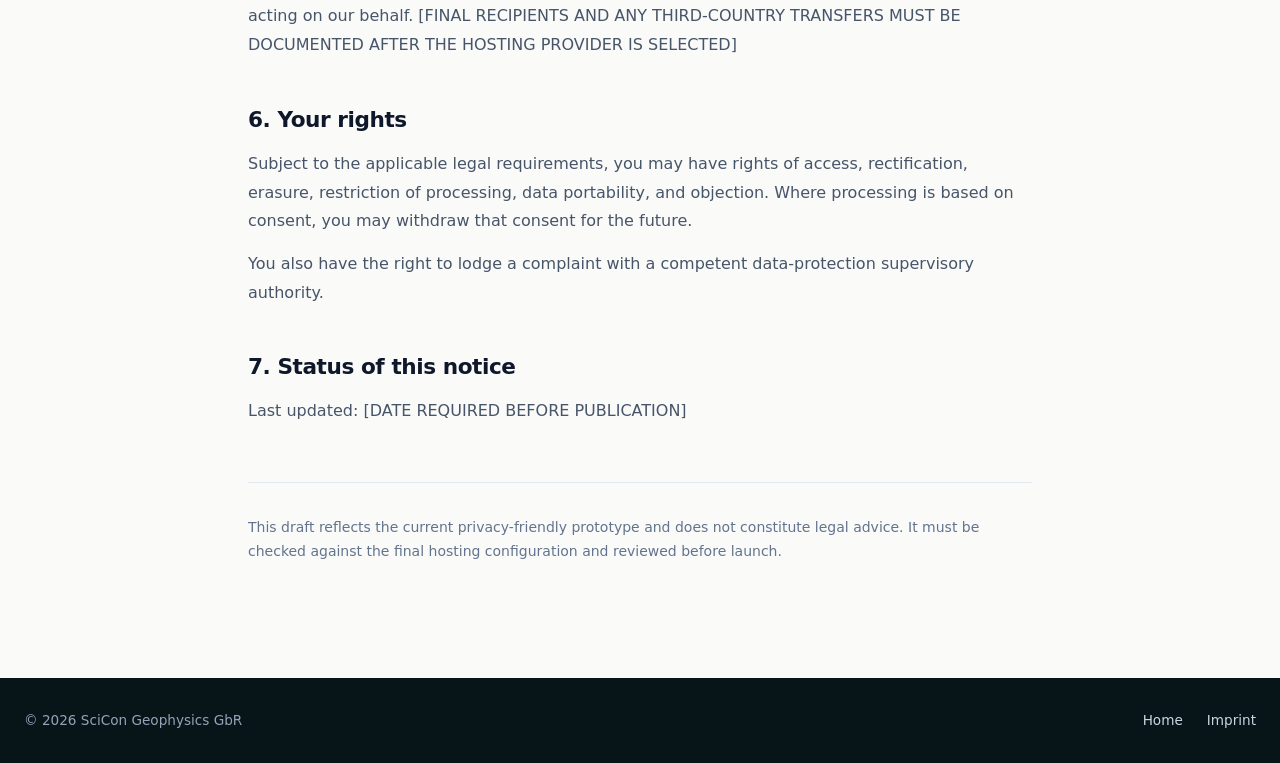
<file: privacy.html>
<!doctype html>
<html lang="en">
<head>
  <meta charset="utf-8">
  <meta name="viewport" content="width=device-width, initial-scale=1">
  <title>Privacy | SciCon Geophysics</title>
  <meta name="description" content="Privacy information for the SciCon Geophysics website.">
  <meta name="robots" content="noindex, follow">
  <meta name="theme-color" content="#0b1d22">
  <link rel="icon" href="assets/icons/favicon.svg" type="image/svg+xml">
  <link rel="stylesheet" href="assets/css/styles.css?v=20260810-1">
</head>
<body class="bg-stone-50 text-slate-900 antialiased">
  <a href="#main-content" class="skip-link">Skip to main content</a>
  <header class="legal-header">
    <div class="page-shell flex h-[4.75rem] items-center justify-between gap-6">
      <a href="index.html" class="wordmark" aria-label="SciCon Geophysics home">
        <span class="wordmark-mark" aria-hidden="true"><span></span><span></span><span></span><span></span></span>
        <span><strong class="block text-[0.93rem] font-semibold leading-none tracking-[0.04em] text-white">SciCon</strong><span class="wordmark-expansion">Scientific Consulting</span></span>
      </a>
      <a class="nav-link" href="index.html">Back to main page <span aria-hidden="true">→</span></a>
    </div>
  </header>
  <main id="main-content" class="legal-main">
    <div class="legal-shell">
      <p class="eyebrow">Data protection</p>
      <h1 class="mt-5 text-5xl font-semibold tracking-[-0.04em] text-slate-950 sm:text-6xl">Privacy notice</h1>
      <div class="draft-notice mt-10" role="note"><strong>Draft for review:</strong> Hosting and legal details must be confirmed before publication. The current website prototype uses no analytics, advertising trackers, contact form, or non-essential cookies.</div>
      <div class="legal-content mt-14">
        <section>
          <h2>1. Controller</h2>
          <p>SciCon Geophysics GbR<br>[FULL POSTAL ADDRESS REQUIRED]<br>Frankfurt, Germany<br>Email: <a href="mailto:info@scicongeophysics.com">info@scicongeophysics.com</a></p>
        </section>
        <section>
          <h2>2. Hosting and server log files</h2>
          <p>When this website is accessed, the hosting provider may process technical information such as the requested page, date and time of access, transferred data volume, referrer URL, browser and operating-system information, and the requesting IP address. This processing is generally necessary to deliver the website securely and reliably.</p>
          <p><strong>Hosting provider and server location:</strong> [DETAILS REQUIRED BEFORE PUBLICATION]</p>
          <p><strong>Legal basis:</strong> Article 6(1)(f) GDPR, based on the legitimate interest in providing a secure and functional website. [TO BE CONFIRMED AGAINST THE FINAL HOSTING SETUP]</p>
          <p><strong>Retention:</strong> [RETENTION PERIOD OR HOSTING PROVIDER'S RETENTION PRINCIPLES REQUIRED]</p>
        </section>
        <section>
          <h2>3. Contact by email</h2>
          <p>If you contact us by email, we process the information you provide in order to respond to your enquiry and, where applicable, to take steps at your request before entering into a contract. Depending on the context, the legal basis is Article 6(1)(b) or Article 6(1)(f) GDPR.</p>
          <p>We retain correspondence only for as long as necessary for the relevant purpose and any applicable statutory obligations.</p>
        </section>
        <section>
          <h2>4. Cookies, analytics, and third-party content</h2>
          <p>This website prototype does not use analytics, advertising trackers, social-media embeds, embedded maps, external video players, third-party chat tools, or non-essential cookies. It uses a local system font stack and does not request fonts from an external provider.</p>
          <p>If the website's functionality changes, this privacy notice and any required consent mechanism must be updated before those features are activated.</p>
        </section>
        <section>
          <h2>5. Recipients and international transfers</h2>
          <p>Personal data may be processed by the website hosting provider and technical service providers acting on our behalf. [FINAL RECIPIENTS AND ANY THIRD-COUNTRY TRANSFERS MUST BE DOCUMENTED AFTER THE HOSTING PROVIDER IS SELECTED]</p>
        </section>
        <section>
          <h2>6. Your rights</h2>
          <p>Subject to the applicable legal requirements, you may have rights of access, rectification, erasure, restriction of processing, data portability, and objection. Where processing is based on consent, you may withdraw that consent for the future.</p>
          <p>You also have the right to lodge a complaint with a competent data-protection supervisory authority.</p>
        </section>
        <section>
          <h2>7. Status of this notice</h2>
          <p>Last updated: [DATE REQUIRED BEFORE PUBLICATION]</p>
        </section>
      </div>
      <p class="mt-14 border-t border-slate-200 pt-8 text-sm leading-6 text-slate-500">This draft reflects the current privacy-friendly prototype and does not constitute legal advice. It must be checked against the final hosting configuration and reviewed before launch.</p>
    </div>
  </main>
  <footer class="legal-footer"><div class="page-shell flex flex-col gap-4 sm:flex-row sm:items-center sm:justify-between"><p>© 2026 SciCon Geophysics GbR</p><nav class="flex gap-6" aria-label="Footer navigation"><a href="index.html">Home</a><a href="imprint.html">Imprint</a></nav></div></footer>
</body>
</html>
</file>
<file: assets/css/styles.css>
/*! tailwindcss v4.2.1 | MIT License | https://tailwindcss.com */
@layer properties{@supports (((-webkit-hyphens:none)) and (not (margin-trim:inline))) or ((-moz-orient:inline) and (not (color:rgb(from red r g b)))){*,:before,:after,::backdrop{--tw-border-style:solid;--tw-leading:initial;--tw-font-weight:initial;--tw-tracking:initial;--tw-outline-style:solid}}}@layer theme{:root,:host{--font-sans:Inter, ui-sans-serif, system-ui, -apple-system, BlinkMacSystemFont, "Segoe UI", sans-serif;--font-mono:ui-monospace, SFMono-Regular, Menlo, Monaco, Consolas, "Liberation Mono", "Courier New", monospace;--color-teal-100:oklch(95.3% .051 180.801);--color-teal-200:oklch(91% .096 180.426);--color-teal-300:oklch(85.5% .138 181.071);--color-teal-400:oklch(77.7% .152 181.912);--color-teal-500:oklch(70.4% .14 182.503);--color-teal-700:oklch(51.1% .096 186.391);--color-teal-800:oklch(43.7% .078 188.216);--color-teal-950:oklch(27.7% .046 192.524);--color-slate-200:oklch(92.9% .013 255.508);--color-slate-300:oklch(86.9% .022 252.894);--color-slate-400:oklch(70.4% .04 256.788);--color-slate-500:oklch(55.4% .046 257.417);--color-slate-600:oklch(44.6% .043 257.281);--color-slate-700:oklch(37.2% .044 257.287);--color-slate-800:oklch(27.9% .041 260.031);--color-slate-900:oklch(20.8% .042 265.755);--color-slate-950:oklch(12.9% .042 264.695);--color-stone-50:oklch(98.5% .001 106.423);--color-stone-100:oklch(97% .001 106.424);--color-white:#fff;--spacing:.25rem;--container-2xl:42rem;--container-3xl:48rem;--text-xs:.75rem;--text-xs--line-height:calc(1 / .75);--text-sm:.875rem;--text-sm--line-height:calc(1.25 / .875);--text-lg:1.125rem;--text-lg--line-height:calc(1.75 / 1.125);--text-xl:1.25rem;--text-xl--line-height:calc(1.75 / 1.25);--text-2xl:1.5rem;--text-2xl--line-height:calc(2 / 1.5);--text-5xl:3rem;--text-5xl--line-height:1;--text-6xl:3.75rem;--text-6xl--line-height:1;--font-weight-medium:500;--font-weight-semibold:600;--default-font-family:var(--font-sans);--default-mono-font-family:var(--font-mono)}}@layer base{*,:after,:before,::backdrop{box-sizing:border-box;border:0 solid;margin:0;padding:0}::file-selector-button{box-sizing:border-box;border:0 solid;margin:0;padding:0}html,:host{-webkit-text-size-adjust:100%;tab-size:4;line-height:1.5;font-family:var(--default-font-family,ui-sans-serif, system-ui, sans-serif, "Apple Color Emoji", "Segoe UI Emoji", "Segoe UI Symbol", "Noto Color Emoji");font-feature-settings:var(--default-font-feature-settings,normal);font-variation-settings:var(--default-font-variation-settings,normal);-webkit-tap-highlight-color:transparent}hr{height:0;color:inherit;border-top-width:1px}abbr:where([title]){-webkit-text-decoration:underline dotted;text-decoration:underline dotted}h1,h2,h3,h4,h5,h6{font-size:inherit;font-weight:inherit}a{color:inherit;-webkit-text-decoration:inherit;-webkit-text-decoration:inherit;-webkit-text-decoration:inherit;text-decoration:inherit}b,strong{font-weight:bolder}code,kbd,samp,pre{font-family:var(--default-mono-font-family,ui-monospace, SFMono-Regular, Menlo, Monaco, Consolas, "Liberation Mono", "Courier New", monospace);font-feature-settings:var(--default-mono-font-feature-settings,normal);font-variation-settings:var(--default-mono-font-variation-settings,normal);font-size:1em}small{font-size:80%}sub,sup{vertical-align:baseline;font-size:75%;line-height:0;position:relative}sub{bottom:-.25em}sup{top:-.5em}table{text-indent:0;border-color:inherit;border-collapse:collapse}:-moz-focusring{outline:auto}progress{vertical-align:baseline}summary{display:list-item}ol,ul,menu{list-style:none}img,svg,video,canvas,audio,iframe,embed,object{vertical-align:middle;display:block}img,video{max-width:100%;height:auto}button,input,select,optgroup,textarea{font:inherit;font-feature-settings:inherit;font-variation-settings:inherit;letter-spacing:inherit;color:inherit;opacity:1;background-color:#0000;border-radius:0}::file-selector-button{font:inherit;font-feature-settings:inherit;font-variation-settings:inherit;letter-spacing:inherit;color:inherit;opacity:1;background-color:#0000;border-radius:0}:where(select:is([multiple],[size])) optgroup{font-weight:bolder}:where(select:is([multiple],[size])) optgroup option{padding-inline-start:20px}::file-selector-button{margin-inline-end:4px}::placeholder{opacity:1}@supports (not ((-webkit-appearance:-apple-pay-button))) or (contain-intrinsic-size:1px){::placeholder{color:currentColor}@supports (color:color-mix(in lab, red, red)){::placeholder{color:color-mix(in oklab, currentcolor 50%, transparent)}}}textarea{resize:vertical}::-webkit-search-decoration{-webkit-appearance:none}::-webkit-date-and-time-value{min-height:1lh;text-align:inherit}::-webkit-datetime-edit{display:inline-flex}::-webkit-datetime-edit-fields-wrapper{padding:0}::-webkit-datetime-edit{padding-block:0}::-webkit-datetime-edit-year-field{padding-block:0}::-webkit-datetime-edit-month-field{padding-block:0}::-webkit-datetime-edit-day-field{padding-block:0}::-webkit-datetime-edit-hour-field{padding-block:0}::-webkit-datetime-edit-minute-field{padding-block:0}::-webkit-datetime-edit-second-field{padding-block:0}::-webkit-datetime-edit-millisecond-field{padding-block:0}::-webkit-datetime-edit-meridiem-field{padding-block:0}::-webkit-calendar-picker-indicator{line-height:1}:-moz-ui-invalid{box-shadow:none}button,input:where([type=button],[type=reset],[type=submit]){appearance:button}::file-selector-button{appearance:button}::-webkit-inner-spin-button{height:auto}::-webkit-outer-spin-button{height:auto}[hidden]:where(:not([hidden=until-found])){display:none!important}*,:before,:after{box-sizing:border-box}html{scroll-padding-top:5rem}body{min-width:320px;margin:0}a{text-underline-offset:.2em}button,a{-webkit-tap-highlight-color:transparent}:focus-visible{outline-offset:4px;outline:3px solid #2dd4bf}}@layer components{.page-shell{width:min(100% - 2rem,78rem);margin-inline:auto}.section-pad{padding-block:clamp(5.5rem,10vw,9rem)}.section-title{text-wrap:balance;letter-spacing:-.045em;color:#0f172a;max-width:13ch;font-size:clamp(2.4rem,5vw,4.35rem);font-weight:600;line-height:1.02}.eyebrow{color:#0f766e;letter-spacing:.18em;text-transform:uppercase;align-items:center;gap:.75rem;font-size:.72rem;font-weight:700;line-height:1.4;display:flex}.eyebrow:before{content:"";background:currentColor;width:2rem;height:1px}.eyebrow-on-dark{color:#5eead4}.skip-link{z-index:100;color:#0f172a;background:#fff;border-radius:.25rem;padding:.75rem 1rem;font-weight:700;position:fixed;top:.75rem;left:.75rem;transform:translateY(-160%);box-shadow:0 8px 30px #0003}.skip-link:focus{transform:translateY(0)}.site-header{z-index:50;-webkit-backdrop-filter:blur(16px);backdrop-filter:blur(16px);background:#071418c7;border-bottom:1px solid #ffffff17;transition:background .18s,box-shadow .18s;position:fixed;inset:0 0 auto}.site-header.is-scrolled{background:#071418f5;box-shadow:0 12px 34px #00000024}.legal-header{background:#071418}.wordmark{align-items:center;gap:.8rem;min-height:2.75rem;text-decoration:none;display:inline-flex}.wordmark-mark{background:#14b8a614;border:1px solid #5eead48c;justify-content:center;align-items:center;gap:2px;width:2rem;height:1.9rem;display:flex}.wordmark-mark span{background:#5eead4;border-radius:999px;width:2px;display:block}.wordmark-mark span:first-child{height:26%}.wordmark-mark span:nth-child(2){height:62%}.wordmark-mark span:nth-child(3){height:88%}.wordmark-mark span:nth-child(4){height:38%}.wordmark-expansion{white-space:nowrap;color:#99f6e4;letter-spacing:.13em;text-transform:uppercase;margin-top:.3rem;font-size:.5rem;font-weight:600;line-height:1;display:block}.nav-link{color:#cbd5e1;letter-spacing:.025em;font-size:.87rem;font-weight:600;text-decoration:none;transition:color .16s}.nav-link:hover{color:#fff}.button{letter-spacing:.01em;text-align:center;border:1px solid #0000;border-radius:.2rem;justify-content:center;align-items:center;gap:.75rem;min-height:3.25rem;padding:.8rem 1.35rem;font-size:.93rem;font-weight:700;text-decoration:none;transition:background .16s,border-color .16s,color .16s,transform .16s;display:inline-flex}.button:hover{transform:translateY(-1px)}.button-small{min-height:2.75rem;padding:.6rem 1rem;font-size:.82rem}.button-primary{color:#042f2e;background:#14b8a6}.button-primary:hover{background:#5eead4}.button-light{color:#fff;border-color:#ffffff59}.button-light:hover{background:#5eead414;border-color:#5eead4}.button-ghost{color:#fff;border-color:#ffffff38}.button-ghost:hover{background:#ffffff0f;border-color:#fff9}.menu-button{color:#fff;border:1px solid #fff3;border-radius:.2rem;place-items:center;min-width:2.75rem;min-height:2.75rem;display:inline-grid}.menu-lines{flex-direction:column;gap:4px;width:1.2rem;display:flex}.menu-lines span{background:currentColor;width:100%;height:1px;transition:transform .16s,opacity .16s}.menu-button[aria-expanded=true] .menu-lines span:first-child{transform:translateY(5px)rotate(45deg)}.menu-button[aria-expanded=true] .menu-lines span:nth-child(2){opacity:0}.menu-button[aria-expanded=true] .menu-lines span:nth-child(3){transform:translateY(-5px)rotate(-45deg)}.mobile-menu{background:#071418;border-top:1px solid #ffffff17}.mobile-nav-link{color:#e2e8f0;border-bottom:1px solid #ffffff14;align-items:center;min-height:3rem;font-weight:600;text-decoration:none;display:flex}.hero-section{background:#071418;padding-top:4.75rem;position:relative;overflow:hidden}.hero-section:before{content:"";background:radial-gradient(circle,#14b8a629,#0000 66%);height:80%;position:absolute;inset:auto -12% -30% 42%}.hero-grid{opacity:.2;background-image:linear-gradient(#5eead429 1px,#0000 1px),linear-gradient(90deg,#5eead429 1px,#0000 1px);background-size:48px 48px;position:absolute;inset:4.75rem 0 0 48%;-webkit-mask-image:linear-gradient(90deg,#0000,#000 30%);mask-image:linear-gradient(90deg,#0000,#000 30%)}.hero-company{color:#fff;letter-spacing:-.035em;font-size:clamp(1.65rem,3vw,2.4rem);font-weight:650;line-height:1}.hero-company:after{content:"";background:#2dd4bf;border-radius:999px;width:.35em;height:.35em;margin-left:.25em;display:inline-block}.hero-instrument{background:linear-gradient(145deg,#ffffff0d,#ffffff03);border:1px solid #5eead438;justify-self:center;width:min(100%,23rem);min-height:17rem;padding:1.15rem;position:relative;overflow:hidden;box-shadow:0 24px 60px #00000029}.hero-instrument:before{content:"";background-image:linear-gradient(#ffffff0a 1px,#0000 1px),linear-gradient(90deg,#ffffff0a 1px,#0000 1px);background-size:28px 28px;position:absolute;inset:3.3rem 0 5.7rem}.instrument-meta{z-index:1;color:#94a3b8;letter-spacing:.14em;justify-content:space-between;gap:1rem;font-size:.58rem;font-weight:700;display:flex;position:relative}.trace-field{z-index:1;grid-template-columns:repeat(40,minmax(0,1fr));align-items:center;height:8.5rem;margin-top:1.35rem;display:grid;position:relative}.trace-field:after{content:"";background:#5eead480;height:1px;position:absolute;inset:50% 0 auto}.trace-field span{width:1px;height:var(--h);opacity:.58;background:#5eead4;justify-self:center;min-height:1px;transform:translateY(-50%)}.trace-field span.negative{transform:translateY(50%)}.trace-field span:nth-child(5n){opacity:.88;width:1.5px}.instrument-footer{z-index:1;color:#94a3b8;letter-spacing:.12em;text-transform:uppercase;align-items:center;gap:.55rem;font-size:.59rem;font-weight:700;display:flex;position:relative}.instrument-line{background:#94a3b859;flex:1;height:1px}.instrument-caption{z-index:1;color:#94a3b8;max-width:24rem;margin-top:1.1rem;font-size:.74rem;line-height:1.55;position:relative}.wavefronts{z-index:0;pointer-events:none;background:repeating-radial-gradient(#0000 0 29px,#5eead4b3 30px 32px,#0000 33px 57px);position:absolute;-webkit-mask-image:radial-gradient(#000 0 46%,#0000 76%);mask-image:radial-gradient(#000 0 46%,#0000 76%)}.wavefronts-hero{opacity:.12;width:52rem;height:46rem;top:-14rem;right:-16rem;transform:rotate(-9deg)}.wavefronts-questions{opacity:.1;width:48rem;height:42rem;top:-10rem;right:-16rem;transform:rotate(8deg)}.wavefronts-contact{opacity:.16;width:54rem;height:48rem;bottom:-17rem;right:-18rem;transform:rotate(-6deg)}.experience-note{background:#f0fdfa;border-left:3px solid #0f766e;grid-template-columns:auto 1fr;gap:1.25rem;padding:1.5rem;display:grid}.experience-index{color:#115e59;background:#ccfbf1;border-radius:999px;place-items:center;width:2.1rem;height:2.1rem;font-size:.67rem;font-weight:800;display:grid}.service-row{border-bottom:1px solid #e2e8f0;gap:1.5rem;padding-block:3rem;display:grid}.service-number{color:#0f766e;letter-spacing:.14em;font-size:.67rem;font-weight:800}.service-title{letter-spacing:-.03em;color:#0f172a;max-width:18ch;font-size:clamp(1.55rem,3vw,2.25rem);font-weight:600;line-height:1.12}.service-summary{color:#64748b;max-width:38rem;margin-top:1rem;font-size:1rem;line-height:1.75}.service-list{color:#334155;align-content:start;gap:.75rem;font-size:.95rem;line-height:1.55;display:grid}.service-list li{padding-left:1.2rem;position:relative}.service-list li:before{content:"";background:#14b8a6;border-radius:999px;width:.35rem;height:.35rem;position:absolute;top:.65em;left:0}.service-featured{background:#f0fdfa;border:0;margin-inline:-1rem;padding-inline:1rem}.scope-note{color:#475569;border-left:2px solid #0f766e;max-width:40rem;margin-top:1.25rem;padding-left:1rem;font-size:.82rem;line-height:1.6}.scope-note strong{color:#115e59}.patent-note{color:#475569;background:#fff;border-left:3px solid #0f766e;max-width:42rem;padding:1.1rem 1.25rem;font-size:.9rem;line-height:1.7}.patent-note strong{color:#115e59}.research-grid{gap:1rem;display:grid}.research-card{background:#fff;border:1px solid #cbd5e1;flex-direction:column;min-height:24rem;padding:clamp(1.5rem,4vw,2.5rem);display:flex}.research-status{color:#0f766e;letter-spacing:.14em;text-transform:uppercase;font-size:.67rem;font-weight:800}.research-card h3{color:#0f172a;letter-spacing:-.03em;max-width:20ch;margin-top:2rem;font-size:clamp(1.55rem,3vw,2.15rem);font-weight:600;line-height:1.15}.research-card>p:not(.research-status):not(.research-citation){color:#475569;margin-top:1.25rem;line-height:1.75}.research-citation{color:#64748b;margin-top:auto;padding-top:2rem;font-size:.82rem;line-height:1.6}.research-link{color:#0f766e;text-underline-offset:.35em;align-self:flex-start;margin-top:1rem;font-size:.9rem;font-weight:700;-webkit-text-decoration:underline #5eead4;text-decoration:underline #5eead4;text-decoration-thickness:2px}.research-link:hover{color:#134e4a}.research-scope{color:#475569;border-top:1px solid #cbd5e1;max-width:64rem;padding-top:1.5rem;font-size:.88rem;line-height:1.7}.research-scope strong{color:#115e59}.question-list{border-top:1px solid #ffffff24}.question-list p{color:#e2e8f0;border-bottom:1px solid #ffffff24;grid-template-columns:2.2rem 1fr;gap:.75rem;padding-block:1.35rem;font-size:clamp(1rem,2vw,1.28rem);line-height:1.5;display:grid}.question-list span{color:#5eead4;letter-spacing:.12em;padding-top:.28em;font-size:.62rem;font-weight:800}.process-grid{border-top:1px solid #cbd5e1;display:grid}.process-step{border-bottom:1px solid #cbd5e1;padding-block:2rem;position:relative}.process-number{color:#0f766e;letter-spacing:.14em;font-size:.67rem;font-weight:800}.process-step h3{letter-spacing:-.02em;color:#0f172a;margin-top:2rem;font-size:1.25rem;font-weight:700}.process-step p{color:#64748b;margin-top:.8rem;font-size:.94rem;line-height:1.7}.team-grid{gap:1rem;display:grid}.team-card{background:#f8fafc;border:1px solid #dbe3e8;min-height:27rem;padding:1.5rem;position:relative;overflow:hidden}.team-card:before{content:"";border:1px solid #99f6e4;border-radius:999px;width:11rem;height:11rem;position:absolute;top:0;right:0;transform:translate(35%,-35%)}.team-card:after{content:"";border:1px solid #ccfbf1;border-radius:999px;width:15rem;height:15rem;position:absolute;top:0;right:0;transform:translate(40%,-40%)}.team-monogram{color:#115e59;letter-spacing:.08em;background:#f0fdfa;border:1px solid #99f6e4;place-items:center;width:4rem;height:4rem;font-size:1.1rem;font-weight:800;display:grid}.team-trace{background:linear-gradient(90deg,#cbd5e1 0 31%,#14b8a6 31% 33%,#cbd5e1 33% 46%,#0f766e 46% 48%,#cbd5e1 48% 100%);width:100%;height:1px;margin-top:7.5rem}.team-card h3{letter-spacing:-.025em;color:#0f172a;margin-top:2rem;font-size:1.35rem;font-weight:700}.team-role{color:#0f766e;letter-spacing:.04em;margin-top:.55rem;font-size:.78rem;font-weight:700}.team-expertise{color:#64748b;margin-top:1.25rem;font-size:.9rem;line-height:1.75}.team-expertise span{color:#14b8a6}.principles-grid{gap:2rem;display:grid}.principle{grid-template-columns:auto 1fr;gap:1.1rem;display:grid}.principle>span{color:#0f766e;letter-spacing:.12em;font-size:.65rem;font-weight:800}.principle h3{color:#0f172a;font-size:1.1rem;font-weight:700}.principle p{color:#64748b;margin-top:.55rem;font-size:.91rem;line-height:1.65}.contact-section{background:#0b2429;position:relative;overflow:hidden}.footer-link,.legal-footer a{color:#cbd5e1;text-underline-offset:.3em}.footer-link:hover,.legal-footer a:hover{color:#fff}.legal-main{min-height:calc(100vh - 12rem);padding-block:clamp(4.5rem,9vw,8rem)}.legal-shell{width:min(100% - 2rem,49rem);margin-inline:auto}.draft-notice{color:#78350f;background:#fffbeb;border-left:3px solid #b45309;padding:1.1rem 1.25rem;font-size:.9rem;line-height:1.65}.legal-content{gap:2.75rem;display:grid}.legal-content section{scroll-margin-top:2rem}.legal-content h2{letter-spacing:-.02em;color:#0f172a;font-size:1.35rem;font-weight:700}.legal-content p{color:#475569;margin-top:.85rem;line-height:1.8}.legal-content a{color:#0f766e;font-weight:600;text-decoration:underline}.legal-footer{color:#94a3b8;background:#071418;padding-block:2rem;font-size:.85rem}}@layer utilities{.sr-only{clip-path:inset(50%);white-space:nowrap;border-width:0;width:1px;height:1px;margin:-1px;padding:0;position:absolute;overflow:hidden}.relative{position:relative}.static{position:static}.mt-1{margin-top:calc(var(--spacing) * 1)}.mt-3{margin-top:calc(var(--spacing) * 3)}.mt-5{margin-top:calc(var(--spacing) * 5)}.mt-6{margin-top:calc(var(--spacing) * 6)}.mt-7{margin-top:calc(var(--spacing) * 7)}.mt-8{margin-top:calc(var(--spacing) * 8)}.mt-10{margin-top:calc(var(--spacing) * 10)}.mt-14{margin-top:calc(var(--spacing) * 14)}.mt-16{margin-top:calc(var(--spacing) * 16)}.block{display:block}.flex{display:flex}.grid{display:grid}.hidden{display:none}.h-\[4\.75rem\]{height:4.75rem}.min-h-\[calc\(100svh-4\.75rem\)\]{min-height:calc(100svh - 4.75rem)}.w-full{width:100%}.max-w-2xl{max-width:var(--container-2xl)}.max-w-3xl{max-width:var(--container-3xl)}.max-w-\[11ch\]{max-width:11ch}.max-w-\[12ch\]{max-width:12ch}.resize{resize:both}.scroll-mt-20{scroll-margin-top:calc(var(--spacing) * 20)}.flex-col{flex-direction:column}.flex-wrap{flex-wrap:wrap}.items-center{align-items:center}.justify-between{justify-content:space-between}.gap-1{gap:calc(var(--spacing) * 1)}.gap-3{gap:calc(var(--spacing) * 3)}.gap-4{gap:calc(var(--spacing) * 4)}.gap-6{gap:calc(var(--spacing) * 6)}.gap-7{gap:calc(var(--spacing) * 7)}.gap-8{gap:calc(var(--spacing) * 8)}.gap-10{gap:calc(var(--spacing) * 10)}.gap-12{gap:calc(var(--spacing) * 12)}.gap-14{gap:calc(var(--spacing) * 14)}.gap-x-3{column-gap:calc(var(--spacing) * 3)}.gap-x-6{column-gap:calc(var(--spacing) * 6)}.gap-y-1{row-gap:calc(var(--spacing) * 1)}.gap-y-3{row-gap:calc(var(--spacing) * 3)}.overflow-hidden{overflow:hidden}.scroll-smooth{scroll-behavior:smooth}.border-y{border-block-style:var(--tw-border-style);border-block-width:1px}.border-t{border-top-style:var(--tw-border-style);border-top-width:1px}.border-slate-200{border-color:var(--color-slate-200)}.bg-\[\#071418\]{background-color:#071418}.bg-stone-50{background-color:var(--color-stone-50)}.bg-stone-100{background-color:var(--color-stone-100)}.bg-teal-950{background-color:var(--color-teal-950)}.bg-white{background-color:var(--color-white)}.py-5{padding-block:calc(var(--spacing) * 5)}.py-9{padding-block:calc(var(--spacing) * 9)}.py-16{padding-block:calc(var(--spacing) * 16)}.py-20{padding-block:calc(var(--spacing) * 20)}.py-24{padding-block:calc(var(--spacing) * 24)}.pt-8{padding-top:calc(var(--spacing) * 8)}.text-2xl{font-size:var(--text-2xl);line-height:var(--tw-leading,var(--text-2xl--line-height))}.text-5xl{font-size:var(--text-5xl);line-height:var(--tw-leading,var(--text-5xl--line-height))}.text-lg{font-size:var(--text-lg);line-height:var(--tw-leading,var(--text-lg--line-height))}.text-sm{font-size:var(--text-sm);line-height:var(--tw-leading,var(--text-sm--line-height))}.text-xs{font-size:var(--text-xs);line-height:var(--tw-leading,var(--text-xs--line-height))}.text-\[0\.93rem\]{font-size:.93rem}.leading-6{--tw-leading:calc(var(--spacing) * 6);line-height:calc(var(--spacing) * 6)}.leading-8{--tw-leading:calc(var(--spacing) * 8);line-height:calc(var(--spacing) * 8)}.leading-\[0\.98\]{--tw-leading:.98;line-height:.98}.leading-\[1\.02\]{--tw-leading:1.02;line-height:1.02}.leading-\[1\.45\]{--tw-leading:1.45;line-height:1.45}.leading-none{--tw-leading:1;line-height:1}.font-medium{--tw-font-weight:var(--font-weight-medium);font-weight:var(--font-weight-medium)}.font-semibold{--tw-font-weight:var(--font-weight-semibold);font-weight:var(--font-weight-semibold)}.tracking-\[-0\.02em\]{--tw-tracking:-.02em;letter-spacing:-.02em}.tracking-\[-0\.04em\]{--tw-tracking:-.04em;letter-spacing:-.04em}.tracking-\[-0\.045em\]{--tw-tracking:-.045em;letter-spacing:-.045em}.tracking-\[0\.04em\]{--tw-tracking:.04em;letter-spacing:.04em}.tracking-\[0\.12em\]{--tw-tracking:.12em;letter-spacing:.12em}.tracking-\[0\.14em\]{--tw-tracking:.14em;letter-spacing:.14em}.tracking-\[0\.16em\]{--tw-tracking:.16em;letter-spacing:.16em}.text-balance{text-wrap:balance}.text-pretty{text-wrap:pretty}.break-all{word-break:break-all}.text-slate-200{color:var(--color-slate-200)}.text-slate-300{color:var(--color-slate-300)}.text-slate-400{color:var(--color-slate-400)}.text-slate-500{color:var(--color-slate-500)}.text-slate-600{color:var(--color-slate-600)}.text-slate-700{color:var(--color-slate-700)}.text-slate-800{color:var(--color-slate-800)}.text-slate-900{color:var(--color-slate-900)}.text-slate-950{color:var(--color-slate-950)}.text-teal-500{color:var(--color-teal-500)}.text-teal-800{color:var(--color-teal-800)}.text-white{color:var(--color-white)}.uppercase{text-transform:uppercase}.underline{text-decoration-line:underline}.decoration-teal-400{-webkit-text-decoration-color:var(--color-teal-400);-webkit-text-decoration-color:var(--color-teal-400);text-decoration-color:var(--color-teal-400)}.decoration-2{text-decoration-thickness:2px}.underline-offset-8{text-underline-offset:8px}.antialiased{-webkit-font-smoothing:antialiased;-moz-osx-font-smoothing:grayscale}.selection\:bg-teal-700 ::selection{background-color:var(--color-teal-700)}.selection\:bg-teal-700::selection{background-color:var(--color-teal-700)}.selection\:text-white ::selection{color:var(--color-white)}.selection\:text-white::selection{color:var(--color-white)}@media (hover:hover){.hover\:text-teal-100:hover{color:var(--color-teal-100)}}.focus-visible\:outline:focus-visible{outline-style:var(--tw-outline-style);outline-width:1px}.focus-visible\:outline-2:focus-visible{outline-style:var(--tw-outline-style);outline-width:2px}.focus-visible\:outline-offset-4:focus-visible{outline-offset:4px}.focus-visible\:outline-teal-300:focus-visible{outline-color:var(--color-teal-300)}@media (min-width:40rem){.sm\:flex-row{flex-direction:row}.sm\:items-center{align-items:center}.sm\:justify-between{justify-content:space-between}.sm\:py-20{padding-block:calc(var(--spacing) * 20)}.sm\:py-32{padding-block:calc(var(--spacing) * 32)}.sm\:text-6xl{font-size:var(--text-6xl);line-height:var(--tw-leading,var(--text-6xl--line-height))}.sm\:text-xl{font-size:var(--text-xl);line-height:var(--tw-leading,var(--text-xl--line-height))}}@media (min-width:64rem){.lg\:flex{display:flex}.lg\:hidden{display:none}.lg\:grid-cols-\[0\.8fr_1\.2fr\]{grid-template-columns:.8fr 1.2fr}.lg\:grid-cols-\[0\.72fr_1\.28fr\]{grid-template-columns:.72fr 1.28fr}.lg\:grid-cols-\[1\.2fr_0\.8fr\]{grid-template-columns:1.2fr .8fr}.lg\:grid-cols-\[1\.3fr_0\.7fr\]{grid-template-columns:1.3fr .7fr}.lg\:items-end{align-items:flex-end}.lg\:gap-20{gap:calc(var(--spacing) * 20)}.lg\:gap-24{gap:calc(var(--spacing) * 24)}.lg\:py-24{padding-block:calc(var(--spacing) * 24)}.lg\:pt-9{padding-top:calc(var(--spacing) * 9)}.lg\:text-right{text-align:right}.lg\:text-\[5\.25rem\]{font-size:5.25rem}}}@media (min-width:640px){.page-shell{width:min(100% - 3rem,78rem)}.service-featured{margin-inline:-1.5rem;padding-inline:1.5rem}}@media (max-width:639px){.wavefronts{opacity:.07;transform:none}.wavefronts-hero{top:-12rem;right:-26rem}.wavefronts-questions{top:-8rem;right:-27rem}.wavefronts-contact{opacity:.09;bottom:-20rem;right:-27rem}}@media (min-width:768px){.research-grid,.process-grid{grid-template-columns:repeat(2,minmax(0,1fr))}.process-step{border-right:1px solid #cbd5e1;padding:2rem}.process-step:nth-child(2n){border-right:0}.team-grid,.principles-grid{grid-template-columns:repeat(3,minmax(0,1fr))}.principle{border-right:1px solid #cbd5e1;padding-right:2rem}.principle:last-child{border-right:0;padding-right:0}}@media (min-width:1024px){.hero-instrument{justify-self:end}.service-row{grid-template-columns:3.5rem minmax(0,1.15fr) minmax(15rem,.85fr);gap:2.5rem;padding-block:4rem}.service-featured{margin-inline:-2rem;padding-inline:2rem}.process-grid{grid-template-columns:repeat(4,minmax(0,1fr))}.process-step,.process-step:nth-child(2n){border-right:1px solid #cbd5e1;min-height:20rem;padding:2rem 1.5rem}.process-step:last-child{border-right:0}}@media (prefers-reduced-motion:reduce){html{scroll-behavior:auto}*,:before,:after{scroll-behavior:auto!important;transition-duration:.01ms!important;animation-duration:.01ms!important;animation-iteration-count:1!important}}@property --tw-border-style{syntax:"*";inherits:false;initial-value:solid}@property --tw-leading{syntax:"*";inherits:false}@property --tw-font-weight{syntax:"*";inherits:false}@property --tw-tracking{syntax:"*";inherits:false}@property --tw-outline-style{syntax:"*";inherits:false;initial-value:solid}
</file>
